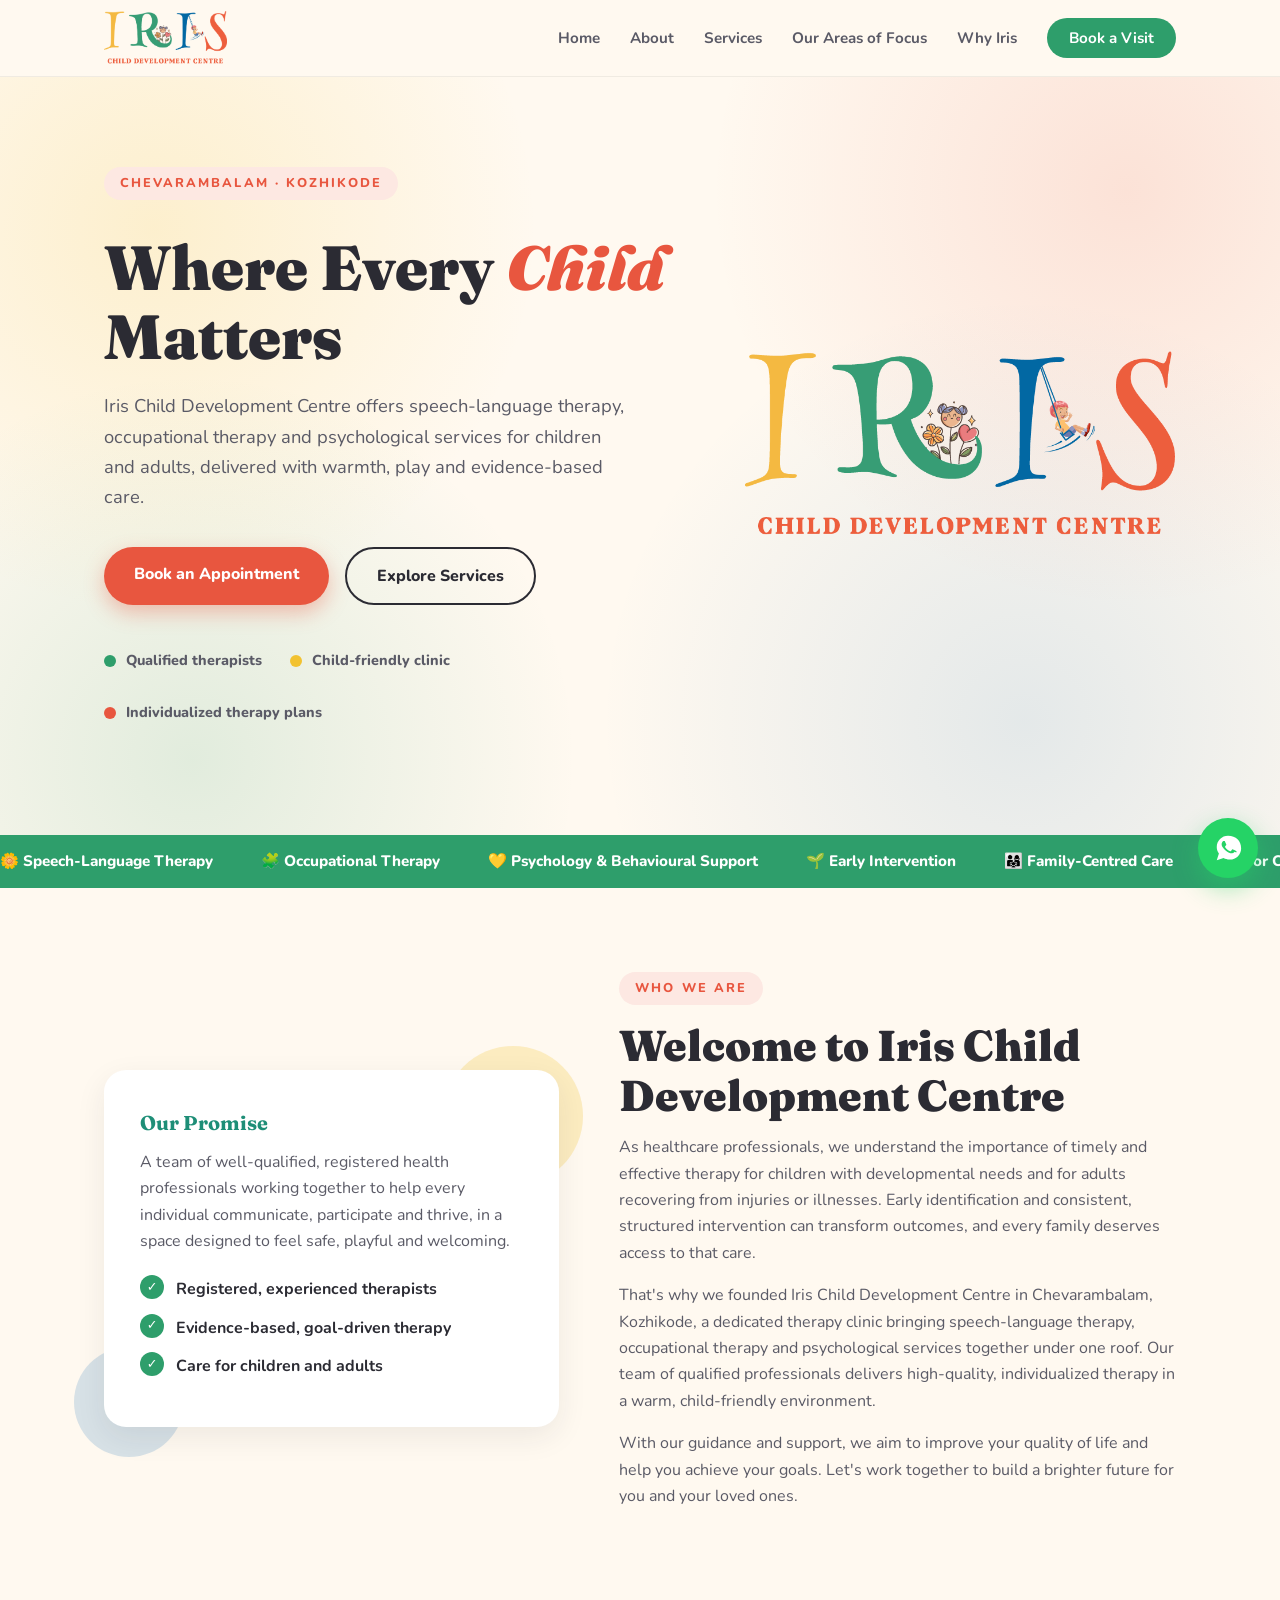
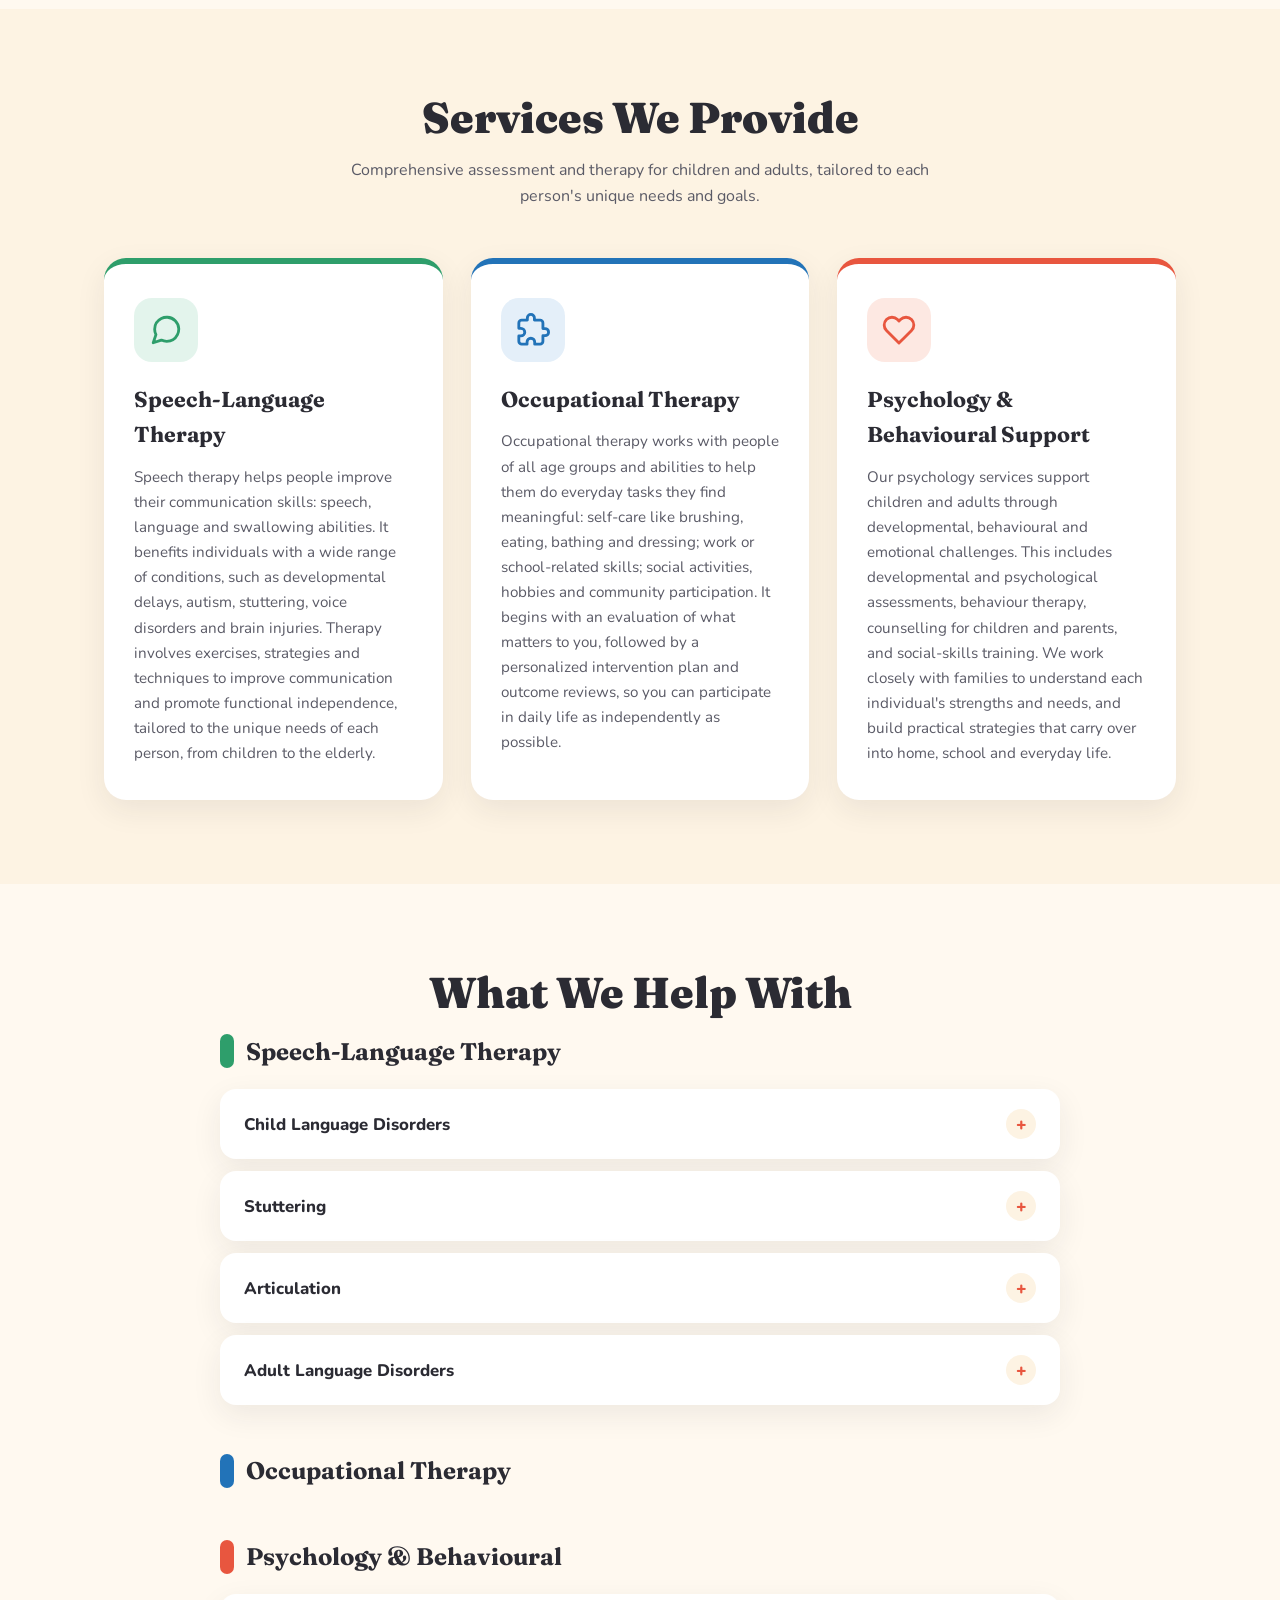
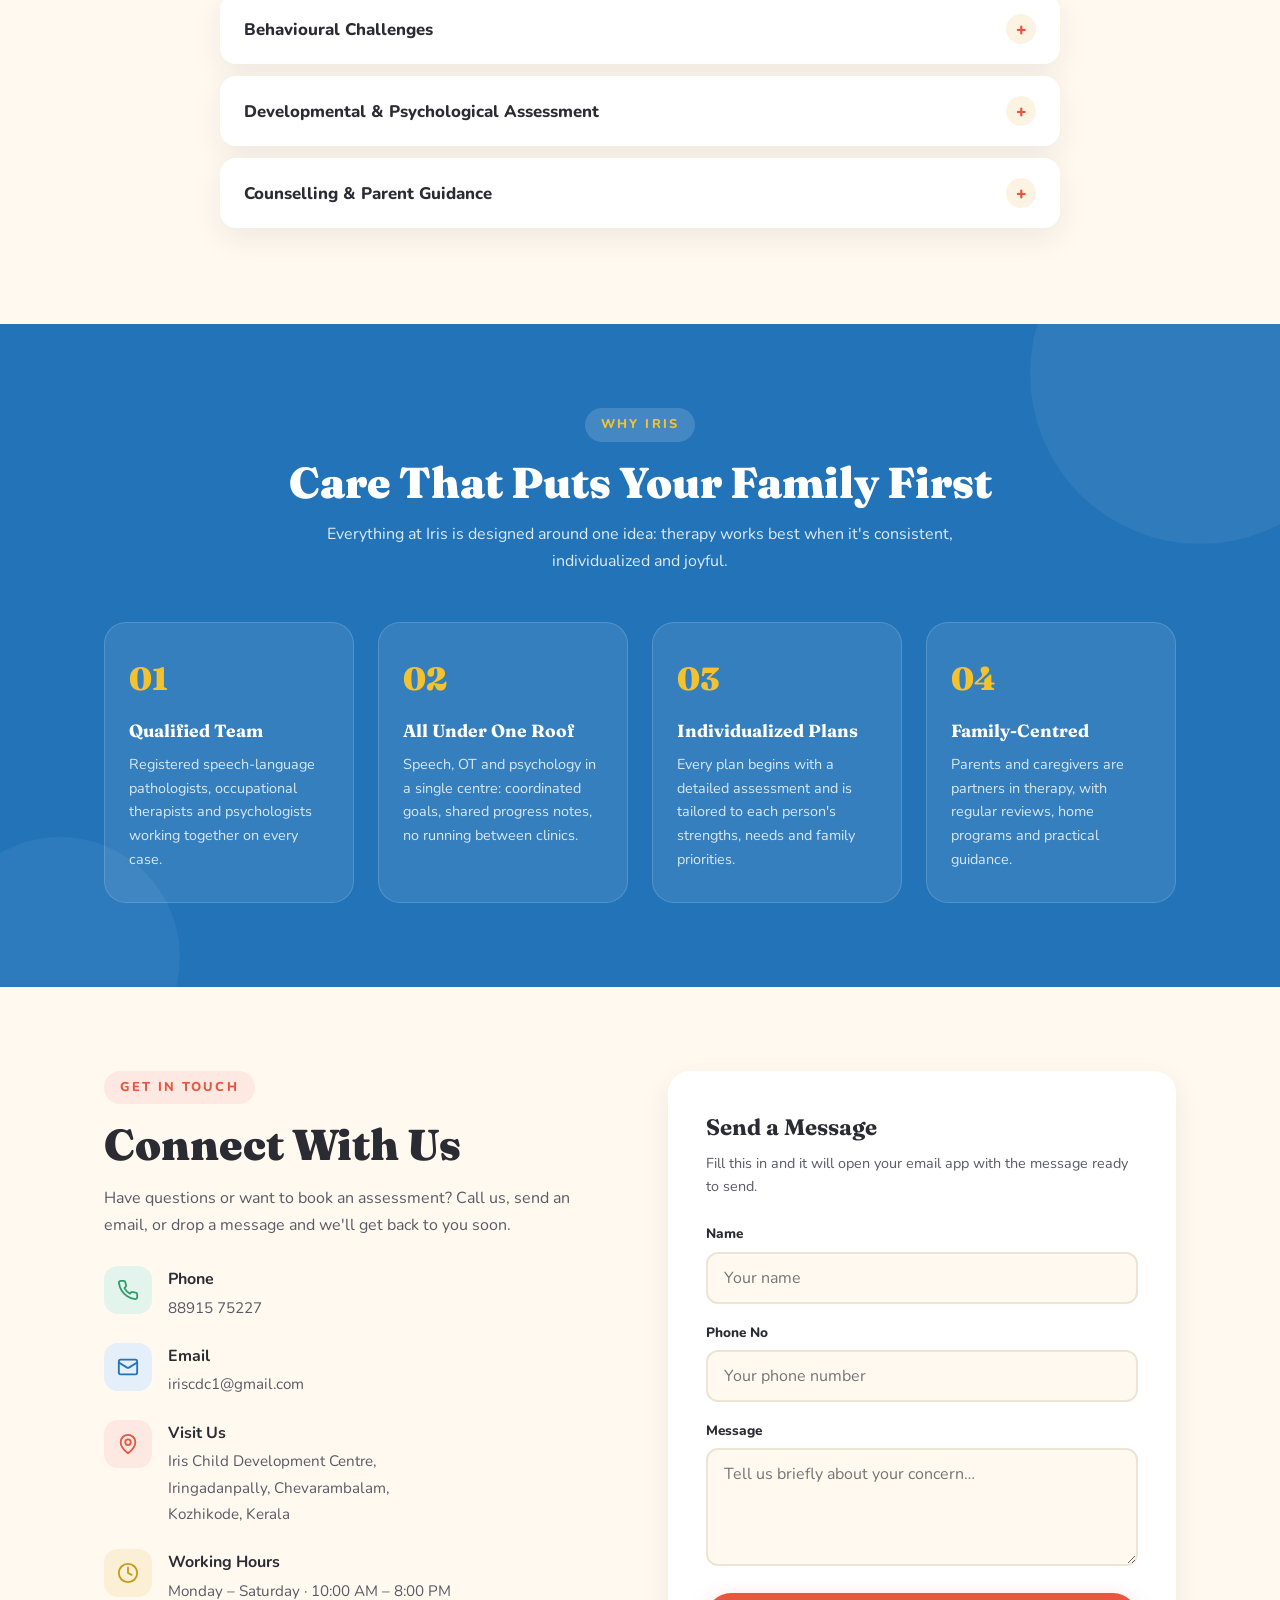
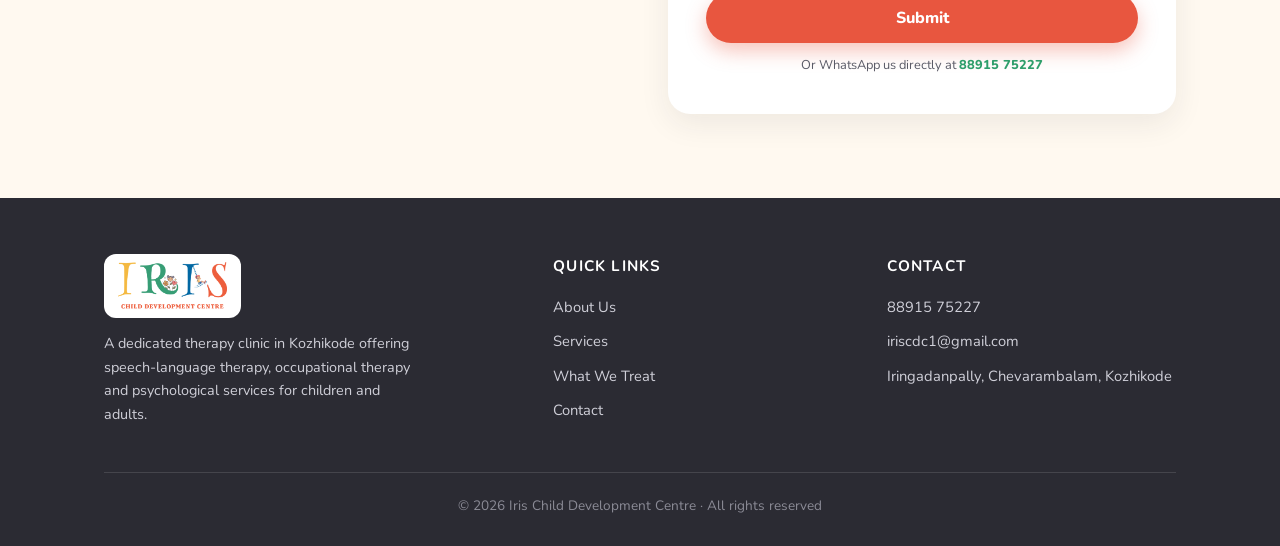
<file: index.html>
<!DOCTYPE html>
<html lang="en">
<head>
<meta charset="UTF-8">
<meta name="viewport" content="width=device-width, initial-scale=1.0">
<title>Iris Child Development Centre | Speech, Occupational &amp; Psychological Therapy | Kozhikode</title>
<meta name="description" content="Iris Child Development Centre, Chevarambalam, Kozhikode: speech-language therapy, occupational therapy and psychological services for children and adults.">
<link rel="icon" href="favicon.ico" sizes="48x48">
<link rel="icon" type="image/png" sizes="32x32" href="favicon-32.png">
<link rel="icon" type="image/png" sizes="16x16" href="favicon-16.png">
<link rel="apple-touch-icon" href="apple-touch-icon.png">
<link rel="preconnect" href="https://fonts.googleapis.com">
<link rel="preconnect" href="https://fonts.gstatic.com" crossorigin>
<link href="https://fonts.googleapis.com/css2?family=Fraunces:opsz,wght@9..144,400;9..144,600;9..144,700;9..144,900&amp;family=Nunito:wght@400;600;700;800&amp;display=swap" rel="stylesheet">
<style>
:root{
  --yellow:#F2C230;
  --green:#2E9E6B;
  --teal:#1E8E77;
  --blue:#2273B8;
  --coral:#E8563F;
  --pink:#F49BB4;
  --cream:#FFF9F0;
  --cream-2:#FDF3E3;
  --ink:#2B2B33;
  --ink-soft:#5A5A66;
  --radius:22px;
  --shadow:0 10px 30px rgba(43,43,51,.08);
  --serif:"Fraunces",Georgia,serif;
  --sans:"Nunito",system-ui,sans-serif;
}
*{margin:0;padding:0;box-sizing:border-box}
html{scroll-behavior:smooth}
body{font-family:var(--sans);color:var(--ink);background:var(--cream);line-height:1.65;overflow-x:hidden}
img{max-width:100%}
a{color:inherit;text-decoration:none}
h1,h2,h3{font-family:var(--serif)}
.wrap{max-width:1120px;margin:0 auto;padding:0 24px}
section{padding:84px 0}
.eyebrow{display:inline-block;font-weight:800;font-size:.8rem;letter-spacing:.16em;text-transform:uppercase;color:var(--coral);background:#FDE8E2;padding:6px 16px;border-radius:999px;margin-bottom:16px}
.sec-title{font-size:clamp(1.9rem,4vw,2.7rem);font-weight:900;line-height:1.15;margin-bottom:14px}
.sec-sub{color:var(--ink-soft);max-width:640px;margin:0 auto 48px}
.center{text-align:center}
.btn{display:inline-block;font-weight:800;font-family:var(--sans);border-radius:999px;padding:14px 30px;transition:.25s;border:none;cursor:pointer;font-size:1rem}
.btn-coral{background:var(--coral);color:#fff;box-shadow:0 8px 20px rgba(232,86,63,.35)}
.btn-coral:hover{background:#d3462f;transform:translateY(-2px)}
.btn-ghost{border:2px solid var(--ink);color:var(--ink)}
.btn-ghost:hover{background:var(--ink);color:#fff}

/* ---------- header ---------- */
header{position:sticky;top:0;z-index:100;background:rgba(255,249,240,.92);backdrop-filter:blur(10px);border-bottom:1px solid rgba(43,43,51,.07)}
.nav{display:flex;align-items:center;justify-content:space-between;height:76px}
.logo{display:flex;align-items:center;line-height:1}
.logo-img{height:54px;width:auto;display:block}
.logo-img-footer{height:64px;background:#fff;border-radius:12px;padding:8px 14px}
nav ul{display:flex;gap:30px;list-style:none;align-items:center}
nav a{font-weight:700;font-size:.95rem;color:var(--ink-soft);position:relative}
nav a:hover{color:var(--coral)}
nav a::after{content:"";position:absolute;left:0;bottom:-6px;width:0;height:3px;border-radius:3px;background:var(--coral);transition:.25s}
nav a:hover::after{width:100%}
.nav-cta{background:var(--green);color:#fff!important;padding:10px 22px;border-radius:999px}
.nav-cta:hover{background:var(--teal)}
.nav-cta::after{display:none}
.burger{display:none;background:none;border:none;cursor:pointer;padding:8px}
.burger span{display:block;width:26px;height:3px;background:var(--ink);margin:5px 0;border-radius:3px;transition:.3s}

/* ---------- hero ---------- */
.hero{position:relative;padding:90px 0 110px;overflow:hidden;background:
 radial-gradient(circle at 12% 20%, rgba(242,194,48,.18), transparent 30%),
 radial-gradient(circle at 88% 15%, rgba(232,86,63,.14), transparent 32%),
 radial-gradient(circle at 80% 85%, rgba(34,115,184,.12), transparent 35%),
 radial-gradient(circle at 15% 90%, rgba(46,158,107,.14), transparent 30%),
 var(--cream)}
.hero .wrap{display:grid;grid-template-columns:1.15fr .85fr;gap:56px;align-items:center}
.hero h1{font-size:clamp(2.4rem,5.4vw,3.9rem);font-weight:900;line-height:1.1;margin:18px 0 20px}
.hero h1 .hl{color:var(--coral);font-style:italic}
.hero p.lead{font-size:1.15rem;color:var(--ink-soft);max-width:520px;margin-bottom:34px}
.hero-btns{display:flex;gap:16px;flex-wrap:wrap}
.hero-art{position:relative;display:flex;justify-content:center}
.hero-logo{width:100%;max-width:430px;height:auto}
.float{animation:float 5s ease-in-out infinite}
.float.d1{animation-delay:1.2s}.float.d2{animation-delay:2.4s}
@keyframes float{0%,100%{transform:translateY(0)}50%{transform:translateY(-12px)}}
.hero-badges{display:flex;gap:28px;margin-top:44px;flex-wrap:wrap}
.badge{display:flex;align-items:center;gap:10px;font-weight:800;font-size:.9rem;color:var(--ink-soft)}
.badge .dot{width:12px;height:12px;border-radius:50%}

/* ---------- marquee strip ---------- */
.strip{background:var(--green);color:#fff;padding:14px 0;overflow:hidden}
.strip-inner{display:flex;gap:48px;white-space:nowrap;font-weight:800;font-size:.95rem;animation:scroll 28s linear infinite;width:max-content}
.strip-inner span{display:flex;align-items:center;gap:12px}
@keyframes scroll{from{transform:translateX(0)}to{transform:translateX(-50%)}}

/* ---------- about ---------- */
.about .wrap{display:grid;grid-template-columns:.9fr 1.1fr;gap:60px;align-items:center}
.about-art{position:relative}
.about-card{background:#fff;border-radius:var(--radius);box-shadow:var(--shadow);padding:36px;position:relative;z-index:2}
.about-card h3{font-size:1.25rem;margin-bottom:10px;color:var(--teal)}
.about-blob{position:absolute;inset:-24px -24px auto auto;width:140px;height:140px;border-radius:50%;background:var(--yellow);opacity:.25;z-index:1}
.about-blob.b2{inset:auto auto -30px -30px;background:var(--blue);width:110px;height:110px;opacity:.18}
.about p{color:var(--ink-soft);margin-bottom:16px}
.check-list{list-style:none;margin:22px 0 30px}
.check-list li{padding-left:36px;position:relative;margin-bottom:12px;font-weight:700}
.check-list li::before{content:"✓";position:absolute;left:0;top:-1px;width:24px;height:24px;border-radius:50%;background:var(--green);color:#fff;font-size:.8rem;display:flex;align-items:center;justify-content:center;font-weight:900}

/* ---------- services ---------- */
.services{background:var(--cream-2)}
.svc-grid{display:grid;grid-template-columns:repeat(3,1fr);gap:28px}
.svc{background:#fff;border-radius:var(--radius);box-shadow:var(--shadow);padding:34px 30px;display:flex;flex-direction:column;transition:.3s;border-top:6px solid transparent}
.svc:hover{transform:translateY(-8px)}
.svc.c-green{border-top-color:var(--green)}
.svc.c-blue{border-top-color:var(--blue)}
.svc.c-coral{border-top-color:var(--coral)}
.svc-icon{width:64px;height:64px;border-radius:18px;display:flex;align-items:center;justify-content:center;margin-bottom:20px}
.svc.c-green .svc-icon{background:#E3F4EC}
.svc.c-blue .svc-icon{background:#E4EFF9}
.svc.c-coral .svc-icon{background:#FDE8E2}
.svc h3{font-size:1.35rem;margin-bottom:12px}
.svc p{color:var(--ink-soft);font-size:.95rem;flex:1}
.svc-more{margin-top:18px;font-weight:800;font-size:.9rem;color:var(--coral)}

/* ---------- WhatsApp widget ---------- */
.wa-widget{position:fixed;right:22px;bottom:22px;z-index:200;display:flex;flex-direction:column;align-items:flex-end;gap:14px}
.wa-fab{width:60px;height:60px;border-radius:50%;background:#25D366;border:none;cursor:pointer;display:flex;align-items:center;justify-content:center;box-shadow:0 10px 26px rgba(37,211,102,.45);transition:.25s}
.wa-fab:hover{transform:scale(1.08)}
.wa-panel{display:none;width:320px;max-width:calc(100vw - 44px);background:#fff;border-radius:18px;box-shadow:0 18px 50px rgba(43,43,51,.25);overflow:hidden}
.wa-panel.open{display:block}
.wa-head{background:#075E54;color:#fff;padding:14px 16px;display:flex;align-items:center;gap:12px}
.wa-head .wa-avatar{width:40px;height:40px;border-radius:50%;background:#25D366;display:flex;align-items:center;justify-content:center;font-size:1.2rem}
.wa-head strong{display:block;font-size:.95rem;line-height:1.2}
.wa-head span{font-size:.72rem;opacity:.85}
.wa-close{margin-left:auto;background:none;border:none;color:#fff;font-size:1.5rem;cursor:pointer;line-height:1}
.wa-body{padding:16px;background:#ECE5DD}
.wa-bubble{background:#fff;border-radius:0 14px 14px 14px;padding:12px 14px;font-size:.9rem;margin-bottom:12px;box-shadow:0 2px 6px rgba(0,0,0,.08)}
.wa-body textarea{width:100%;border:none;border-radius:12px;padding:12px;font-family:var(--sans);font-size:.95rem;resize:none;margin-bottom:10px}
.wa-body textarea:focus{outline:2px solid #25D366}
.wa-send{width:100%;background:#25D366;color:#fff;box-shadow:none;padding:12px}
.wa-send:hover{background:#1EBE5A}

/* ---------- conditions accordions ---------- */
.conditions .acc-group{max-width:840px;margin:0 auto 46px}
.acc-group h3.group-title{font-size:1.5rem;margin-bottom:18px;display:flex;align-items:center;gap:12px}
.group-title .pill{width:14px;height:34px;border-radius:8px;display:inline-block}
.acc{background:#fff;border-radius:16px;box-shadow:var(--shadow);margin-bottom:12px;overflow:hidden}
.acc-head{width:100%;background:none;border:none;display:flex;justify-content:space-between;align-items:center;padding:20px 24px;cursor:pointer;font-family:var(--sans);font-weight:800;font-size:1.05rem;color:var(--ink);text-align:left}
.acc-head .plus{width:30px;height:30px;min-width:30px;border-radius:50%;background:var(--cream-2);display:flex;align-items:center;justify-content:center;font-weight:900;color:var(--coral);transition:.3s;font-size:1.1rem}
.acc.open .plus{transform:rotate(45deg);background:var(--coral);color:#fff}
.acc-body{max-height:0;overflow:hidden;transition:max-height .4s ease}
.acc-body p{padding:0 24px 22px;color:var(--ink-soft);font-size:.95rem}

/* ---------- why ---------- */
.why{background:var(--blue);color:#fff;position:relative;overflow:hidden}
.why::before{content:"";position:absolute;width:340px;height:340px;border-radius:50%;background:rgba(255,255,255,.06);top:-120px;right:-90px}
.why::after{content:"";position:absolute;width:240px;height:240px;border-radius:50%;background:rgba(255,255,255,.05);bottom:-90px;left:-60px}
.why .eyebrow{background:rgba(255,255,255,.15);color:var(--yellow)}
.why .sec-sub{color:rgba(255,255,255,.85)}
.why-grid{display:grid;grid-template-columns:repeat(4,1fr);gap:24px;position:relative;z-index:2}
.why-card{background:rgba(255,255,255,.09);border:1px solid rgba(255,255,255,.15);border-radius:var(--radius);padding:30px 24px;transition:.3s}
.why-card:hover{background:rgba(255,255,255,.16);transform:translateY(-6px)}
.why-card .num{font-family:var(--serif);font-weight:900;font-size:2rem;color:var(--yellow);display:block;margin-bottom:10px}
.why-card h3{font-size:1.1rem;margin-bottom:8px}
.why-card p{font-size:.9rem;color:rgba(255,255,255,.82)}

/* ---------- contact ---------- */
.contact .wrap{display:grid;grid-template-columns:1fr 1fr;gap:56px;align-items:start}
.c-info h2{margin-bottom:16px}
.c-info p{color:var(--ink-soft);margin-bottom:28px}
.c-item{display:flex;gap:16px;align-items:flex-start;margin-bottom:22px}
.c-item .ic{width:48px;height:48px;min-width:48px;border-radius:14px;display:flex;align-items:center;justify-content:center}
.c-item h4{font-size:1rem;margin-bottom:2px}
.c-item a,.c-item span.val{color:var(--ink-soft);font-size:.95rem}
.c-item a:hover{color:var(--coral)}
.form-card{background:#fff;border-radius:var(--radius);box-shadow:var(--shadow);padding:38px}
.form-card h3{font-size:1.4rem;margin-bottom:6px}
.form-card>p{color:var(--ink-soft);font-size:.9rem;margin-bottom:24px}
.field{margin-bottom:18px}
.field label{display:block;font-weight:800;font-size:.85rem;margin-bottom:6px}
.field input,.field textarea{width:100%;border:2px solid #EDE4D4;border-radius:12px;padding:13px 16px;font-family:var(--sans);font-size:1rem;background:var(--cream);transition:.2s;color:var(--ink)}
.field input:focus,.field textarea:focus{outline:none;border-color:var(--green);background:#fff}
.form-card .btn{width:100%}
.form-note{font-size:.8rem;color:var(--ink-soft);margin-top:12px;text-align:center}

/* ---------- footer ---------- */
footer{background:var(--ink);color:#CFCFD8;padding:56px 0 28px}
.f-grid{display:grid;grid-template-columns:1.4fr 1fr 1fr;gap:44px;margin-bottom:40px}
footer .logo .tag{color:var(--pink)}
footer p{font-size:.9rem;margin-top:14px;max-width:320px}
footer h4{color:#fff;font-family:var(--sans);font-size:.95rem;margin-bottom:16px;letter-spacing:.08em;text-transform:uppercase}
footer ul{list-style:none}
footer li{margin-bottom:10px;font-size:.92rem}
footer a:hover{color:var(--yellow)}
.f-bottom{border-top:1px solid rgba(255,255,255,.12);padding-top:22px;text-align:center;font-size:.85rem;color:#8B8B96}

/* ---------- reveal ---------- */
.reveal{opacity:0;transform:translateY(28px);transition:opacity .7s ease,transform .7s ease}
.reveal.show{opacity:1;transform:none}

/* ---------- responsive ---------- */
@media(max-width:920px){
  .hero .wrap,.about .wrap,.contact .wrap{grid-template-columns:1fr}
  .hero-art{order:-1}
  .hero-logo{max-width:300px}
  .svc-grid{grid-template-columns:1fr}
  .why-grid{grid-template-columns:repeat(2,1fr)}
  .f-grid{grid-template-columns:1fr 1fr}
  nav ul{position:fixed;inset:76px 0 auto 0;background:var(--cream);flex-direction:column;padding:28px;gap:20px;box-shadow:0 20px 30px rgba(0,0,0,.08);transform:translateY(-140%);transition:.35s;z-index:99}
  nav ul.open{transform:none}
  .burger{display:block}
}
@media(max-width:560px){
  section{padding:60px 0}
  .why-grid,.f-grid{grid-template-columns:1fr}
  .hero{padding:56px 0 70px}
}
</style>
</head>
<body>

<header>
  <div class="wrap nav">
    <a href="#home" class="logo" aria-label="Iris Child Development Centre">
      <img src="logo.png" alt="IRIS Child Development Centre" class="logo-img">
    </a>
    <nav>
      <ul id="menu">
        <li><a href="#home">Home</a></li>
        <li><a href="#about">About</a></li>
        <li><a href="#services">Services</a></li>
        <li><a href="#conditions">Our Areas of Focus</a></li>
        <li><a href="#why">Why Iris</a></li>
        <li><a href="#contact" class="nav-cta">Book a Visit</a></li>
      </ul>
    </nav>
    <button class="burger" id="burger" aria-label="Menu"><span></span><span></span><span></span></button>
  </div>
</header>

<!-- HERO -->
<section class="hero" id="home">
  <div class="wrap">
    <div>
      <span class="eyebrow">Chevarambalam · Kozhikode</span>
      <h1>Where Every <span class="hl">Child</span> Matters</h1>
      <p class="lead">Iris Child Development Centre offers speech-language therapy, occupational therapy and psychological services for children and adults, delivered with warmth, play and evidence-based care.</p>
      <div class="hero-btns">
        <a href="#contact" class="btn btn-coral">Book an Appointment</a>
        <a href="#services" class="btn btn-ghost">Explore Services</a>
      </div>
      <div class="hero-badges">
        <div class="badge"><span class="dot" style="background:var(--green)"></span>Qualified therapists</div>
        <div class="badge"><span class="dot" style="background:var(--yellow)"></span>Child-friendly clinic</div>
        <div class="badge"><span class="dot" style="background:var(--coral)"></span>Individualized therapy plans</div>
      </div>
    </div>
    <div class="hero-art">
      <img src="logo.png" alt="IRIS Child Development Centre logo" class="hero-logo float">
    </div>
  </div>
</section>

<!-- STRIP -->
<div class="strip" aria-hidden="true">
  <div class="strip-inner" id="strip">
    <span>🌼 Speech-Language Therapy</span><span>🧩 Occupational Therapy</span><span>💛 Psychology &amp; Behavioural Support</span><span>🌱 Early Intervention</span><span>👨‍👩‍👧 Family-Centred Care</span><span>🎈 For Children & Adults</span>
  </div>
</div>

<!-- ABOUT -->
<section class="about" id="about">
  <div class="wrap">
    <div class="about-art reveal">
      <div class="about-blob"></div>
      <div class="about-blob b2"></div>
      <div class="about-card">
        <h3>Our Promise</h3>
        <p style="color:var(--ink-soft)">A team of well-qualified, registered health professionals working together to help every individual communicate, participate and thrive, in a space designed to feel safe, playful and welcoming.</p>
        <ul class="check-list" style="margin-bottom:0">
          <li>Registered, experienced therapists</li>
          <li>Evidence-based, goal-driven therapy</li>
          <li>Care for children and adults</li>
        </ul>
      </div>
    </div>
    <div class="reveal">
      <span class="eyebrow">Who We Are</span>
      <h2 class="sec-title">Welcome to Iris Child Development Centre</h2>
      <p>As healthcare professionals, we understand the importance of timely and effective therapy for children with developmental needs and for adults recovering from injuries or illnesses. Early identification and consistent, structured intervention can transform outcomes, and every family deserves access to that care.</p>
      <p>That's why we founded Iris Child Development Centre in Chevarambalam, Kozhikode, a dedicated therapy clinic bringing speech-language therapy, occupational therapy and psychological services together under one roof. Our team of qualified professionals delivers high-quality, individualized therapy in a warm, child-friendly environment.</p>
      <p>With our guidance and support, we aim to improve your quality of life and help you achieve your goals. Let's work together to build a brighter future for you and your loved ones.</p>
    </div>
  </div>
</section>

<!-- SERVICES -->
<section class="services" id="services">
  <div class="wrap center">
    <h2 class="sec-title">Services We Provide</h2>
    <p class="sec-sub">Comprehensive assessment and therapy for children and adults, tailored to each person's unique needs and goals.</p>
    <div class="svc-grid" style="text-align:left">
      <div class="svc c-green reveal">
        <div class="svc-icon">
          <svg width="34" height="34" viewBox="0 0 24 24" fill="none" stroke="#2E9E6B" stroke-width="2" stroke-linecap="round" stroke-linejoin="round"><path d="M21 11.5a8.38 8.38 0 0 1-.9 3.8 8.5 8.5 0 0 1-7.6 4.7 8.38 8.38 0 0 1-3.8-.9L3 21l1.9-5.7a8.38 8.38 0 0 1-.9-3.8 8.5 8.5 0 0 1 4.7-7.6 8.38 8.38 0 0 1 3.8-.9h.5a8.48 8.48 0 0 1 8 8v.5z"/></svg>
        </div>
        <h3>Speech-Language Therapy</h3>
        <p>Speech therapy helps people improve their communication skills: speech, language and swallowing abilities. It benefits individuals with a wide range of conditions, such as developmental delays, autism, stuttering, voice disorders and brain injuries. Therapy involves exercises, strategies and techniques to improve communication and promote functional independence, tailored to the unique needs of each person, from children to the elderly.</p>
      </div>
      <div class="svc c-blue reveal">
        <div class="svc-icon">
          <svg width="34" height="34" viewBox="0 0 24 24" fill="none" stroke="#2273B8" stroke-width="2" stroke-linecap="round" stroke-linejoin="round"><path d="M20.5 11H19V7a2 2 0 0 0-2-2h-4V3.5a2.5 2.5 0 0 0-5 0V5H4a2 2 0 0 0-2 2v3.8h1.5a2.7 2.7 0 0 1 0 5.4H2V20a2 2 0 0 0 2 2h3.8v-1.5a2.7 2.7 0 0 1 5.4 0V22H17a2 2 0 0 0 2-2v-4h1.5a2.5 2.5 0 0 0 0-5z"/></svg>
        </div>
        <h3>Occupational Therapy</h3>
        <p>Occupational therapy works with people of all age groups and abilities to help them do everyday tasks they find meaningful: self-care like brushing, eating, bathing and dressing; work or school-related skills; social activities, hobbies and community participation. It begins with an evaluation of what matters to you, followed by a personalized intervention plan and outcome reviews, so you can participate in daily life as independently as possible.</p>
      </div>
      <div class="svc c-coral reveal">
        <div class="svc-icon">
          <svg width="34" height="34" viewBox="0 0 24 24" fill="none" stroke="#E8563F" stroke-width="2" stroke-linecap="round" stroke-linejoin="round"><path d="M20.84 4.61a5.5 5.5 0 0 0-7.78 0L12 5.67l-1.06-1.06a5.5 5.5 0 0 0-7.78 7.78l1.06 1.06L12 21.23l7.78-7.78 1.06-1.06a5.5 5.5 0 0 0 0-7.78z"/></svg>
        </div>
        <h3>Psychology &amp; Behavioural Support</h3>
        <p>Our psychology services support children and adults through developmental, behavioural and emotional challenges. This includes developmental and psychological assessments, behaviour therapy, counselling for children and parents, and social-skills training. We work closely with families to understand each individual's strengths and needs, and build practical strategies that carry over into home, school and everyday life.</p>
      </div>
    </div>
  </div>
</section>

<!-- CONDITIONS -->
<section class="conditions" id="conditions">
  <div class="wrap">
    <div class="center">
      <h2 class="sec-title">What We Help With</h2>
    </div>

    <div class="acc-group reveal">
      <h3 class="group-title"><span class="pill" style="background:var(--green)"></span>Speech-Language Therapy</h3>
      <div class="acc">
        <button class="acc-head">Child Language Disorders<span class="plus">+</span></button>
        <div class="acc-body"><p>Child language disorders affect how a child understands language and expresses themselves — vocabulary, sentence building, following instructions and holding conversations. They can appear as delayed first words, difficulty combining words, or trouble understanding what is said. Therapy begins with a detailed assessment of your child's strengths and needs, followed by a play-based, individualized plan that builds comprehension and expression step by step, with parents involved at every stage.</p></div>
      </div>
      <div class="acc">
        <button class="acc-head">Stuttering<span class="plus">+</span></button>
        <div class="acc-body"><p>Stuttering is a fluency disorder in which the flow of speech is interrupted by repetitions of sounds or words, prolongations, or blocks where no sound comes out. It often begins in early childhood and can affect confidence in speaking situations. Therapy teaches fluency-shaping and stuttering-modification techniques, builds speaking confidence, and guides parents on how to support smooth, relaxed communication at home and school.</p></div>
      </div>
      <div class="acc">
        <button class="acc-head">Articulation<span class="plus">+</span></button>
        <div class="acc-body"><p>Articulation difficulties make speech sounds unclear — sounds may be substituted, left out or distorted (for example "wabbit" for "rabbit"), making the child hard to understand. Therapy identifies the specific sound errors, then works through structured, engaging practice from single sounds up to words, sentences and everyday conversation, so speech becomes clearer and easier for everyone to understand.</p></div>
      </div>
      <div class="acc">
        <button class="acc-head">Adult Language Disorders<span class="plus">+</span></button>
        <div class="acc-body"><p>Adult language disorders such as aphasia and dysarthria usually follow a stroke, head injury or neurological condition. Aphasia affects the ability to understand and express language — speaking, comprehension, reading and writing — while dysarthria is a motor speech disorder in which weak or poorly coordinated speech muscles cause slurred or unclear speech. Therapy focuses on regaining language and speech clarity, teaching alternative communication strategies, and helping family members communicate effectively.</p></div>
      </div>
    </div>

    <div class="acc-group reveal">
      <h3 class="group-title"><span class="pill" style="background:var(--blue)"></span>Occupational Therapy</h3>
    </div>

    <div class="acc-group reveal" style="margin-bottom:0">
      <h3 class="group-title"><span class="pill" style="background:var(--coral)"></span>Psychology &amp; Behavioural</h3>
      <div class="acc">
        <button class="acc-head">Behavioural Challenges<span class="plus">+</span></button>
        <div class="acc-body"><p>Tantrums, aggression, attention difficulties and other challenging behaviours often have identifiable triggers and patterns. Through structured behaviour therapy, we help children build self-regulation and positive behaviours, while equipping parents with consistent, practical strategies for home and school.</p></div>
      </div>
      <div class="acc">
        <button class="acc-head">Developmental &amp; Psychological Assessment<span class="plus">+</span></button>
        <div class="acc-body"><p>Standardized assessments help understand a child's developmental level, cognitive abilities, attention and social-emotional functioning. A clear assessment guides diagnosis, therapy planning and school support, and gives families a roadmap for the way forward.</p></div>
      </div>
      <div class="acc">
        <button class="acc-head">Counselling &amp; Parent Guidance<span class="plus">+</span></button>
        <div class="acc-body"><p>We offer supportive counselling for children, adolescents, adults and parents, covering emotional difficulties, anxiety, school-related stress and parenting concerns. Family involvement is central to everything we do, so therapy gains carry over into daily life.</p></div>
      </div>
    </div>
  </div>
</section>

<!-- WHY -->
<section class="why" id="why">
  <div class="wrap center">
    <span class="eyebrow">Why Iris</span>
    <h2 class="sec-title">Care That Puts Your Family First</h2>
    <p class="sec-sub">Everything at Iris is designed around one idea: therapy works best when it's consistent, individualized and joyful.</p>
    <div class="why-grid" style="text-align:left">
      <div class="why-card reveal"><span class="num">01</span><h3>Qualified Team</h3><p>Registered speech-language pathologists, occupational therapists and psychologists working together on every case.</p></div>
      <div class="why-card reveal"><span class="num">02</span><h3>All Under One Roof</h3><p>Speech, OT and psychology in a single centre: coordinated goals, shared progress notes, no running between clinics.</p></div>
      <div class="why-card reveal"><span class="num">03</span><h3>Individualized Plans</h3><p>Every plan begins with a detailed assessment and is tailored to each person's strengths, needs and family priorities.</p></div>
      <div class="why-card reveal"><span class="num">04</span><h3>Family-Centred</h3><p>Parents and caregivers are partners in therapy, with regular reviews, home programs and practical guidance.</p></div>
    </div>
  </div>
</section>

<!-- CONTACT -->
<section class="contact" id="contact">
  <div class="wrap">
    <div class="c-info reveal">
      <span class="eyebrow">Get In Touch</span>
      <h2 class="sec-title">Connect With Us</h2>
      <p>Have questions or want to book an assessment? Call us, send an email, or drop a message and we'll get back to you soon.</p>
      <div class="c-item">
        <div class="ic" style="background:#E3F4EC"><svg width="22" height="22" viewBox="0 0 24 24" fill="none" stroke="#2E9E6B" stroke-width="2" stroke-linecap="round" stroke-linejoin="round"><path d="M22 16.92v3a2 2 0 0 1-2.18 2 19.79 19.79 0 0 1-8.63-3.07 19.5 19.5 0 0 1-6-6 19.79 19.79 0 0 1-3.07-8.67A2 2 0 0 1 4.11 2h3a2 2 0 0 1 2 1.72c.127.96.361 1.903.7 2.81a2 2 0 0 1-.45 2.11L8.09 9.91a16 16 0 0 0 6 6l1.27-1.27a2 2 0 0 1 2.11-.45c.907.339 1.85.573 2.81.7A2 2 0 0 1 22 16.92z"/></svg></div>
        <div><h4>Phone</h4><a href="tel:+918891575227">88915 75227</a></div>
      </div>
      <div class="c-item">
        <div class="ic" style="background:#E4EFF9"><svg width="22" height="22" viewBox="0 0 24 24" fill="none" stroke="#2273B8" stroke-width="2" stroke-linecap="round" stroke-linejoin="round"><rect x="2" y="4" width="20" height="16" rx="2"/><path d="m22 7-8.97 5.7a1.94 1.94 0 0 1-2.06 0L2 7"/></svg></div>
        <div><h4>Email</h4><a href="mailto:iriscdc1@gmail.com">iriscdc1@gmail.com</a></div>
      </div>
      <div class="c-item">
        <div class="ic" style="background:#FDE8E2"><svg width="22" height="22" viewBox="0 0 24 24" fill="none" stroke="#E8563F" stroke-width="2" stroke-linecap="round" stroke-linejoin="round"><path d="M20 10c0 6-8 12-8 12s-8-6-8-12a8 8 0 0 1 16 0z"/><circle cx="12" cy="10" r="3"/></svg></div>
        <div><h4>Visit Us</h4><span class="val">Iris Child Development Centre,<br>Iringadanpally, Chevarambalam,<br>Kozhikode, Kerala</span></div>
      </div>
      <div class="c-item">
        <div class="ic" style="background:#FBF0D6"><svg width="22" height="22" viewBox="0 0 24 24" fill="none" stroke="#C79A18" stroke-width="2" stroke-linecap="round" stroke-linejoin="round"><circle cx="12" cy="12" r="10"/><polyline points="12 6 12 12 16 14"/></svg></div>
        <div><h4>Working Hours</h4><span class="val">Monday – Saturday · 10:00 AM – 8:00 PM</span></div>
      </div>
    </div>
    <div class="form-card reveal">
      <h3>Send a Message</h3>
      <p>Fill this in and it will open your email app with the message ready to send.</p>
      <form id="cform">
        <div class="field"><label for="fname">Name</label><input id="fname" type="text" required placeholder="Your name"></div>
        <div class="field"><label for="fphone">Phone No</label><input id="fphone" type="tel" required placeholder="Your phone number"></div>
        <div class="field"><label for="fmsg">Message</label><textarea id="fmsg" rows="4" required placeholder="Tell us briefly about your concern…"></textarea></div>
        <button type="submit" class="btn btn-coral">Submit</button>
        <p class="form-note">Or WhatsApp us directly at <a href="https://wa.me/918891575227" style="font-weight:800;color:var(--green)">88915 75227</a></p>
      </form>
    </div>
  </div>
</section>

<footer>
  <div class="wrap">
    <div class="f-grid">
      <div>
        <a href="#home" class="logo">
          <img src="logo.png" alt="IRIS Child Development Centre" class="logo-img logo-img-footer">
        </a>
        <p>A dedicated therapy clinic in Kozhikode offering speech-language therapy, occupational therapy and psychological services for children and adults.</p>
      </div>
      <div>
        <h4>Quick Links</h4>
        <ul>
          <li><a href="#about">About Us</a></li>
          <li><a href="#services">Services</a></li>
          <li><a href="#conditions">What We Treat</a></li>
          <li><a href="#contact">Contact</a></li>
        </ul>
      </div>
      <div>
        <h4>Contact</h4>
        <ul>
          <li><a href="tel:+918891575227">88915 75227</a></li>
          <li><a href="mailto:iriscdc1@gmail.com">iriscdc1@gmail.com</a></li>
          <li>Iringadanpally, Chevarambalam, Kozhikode</li>
        </ul>
      </div>
    </div>
    <div class="f-bottom">© 2026 Iris Child Development Centre · All rights reserved</div>
  </div>
</footer>

<!-- WhatsApp chat widget -->
<div class="wa-widget">
  <div class="wa-panel" id="waPanel" role="dialog" aria-label="Chat with us on WhatsApp">
    <div class="wa-head">
      <div class="wa-avatar">💬</div>
      <div>
        <strong>Iris Child Development Centre</strong>
        <span>Typically replies during working hours</span>
      </div>
      <button class="wa-close" id="waClose" aria-label="Close chat">×</button>
    </div>
    <div class="wa-body">
      <div class="wa-bubble">Hi! 👋 How can we help you? Type your message below and it will reach us directly on WhatsApp.</div>
      <textarea id="waMsg" rows="3" placeholder="Type your message…"></textarea>
      <button class="btn wa-send" id="waSend">Send on WhatsApp</button>
    </div>
  </div>
  <button class="wa-fab" id="waFab" aria-label="Chat on WhatsApp">
    <svg viewBox="0 0 32 32" width="30" height="30" fill="#fff"><path d="M16 3C9.4 3 4 8.3 4 14.9c0 2.6.8 5 2.3 7L4 29l7.3-2.3c1.9 1 4 1.6 6.2 1.6h.5c6.6 0 12-5.3 12-11.9C30 8.3 24.6 3 16 3h0zm7 16.9c-.3.8-1.5 1.5-2.4 1.7-.6.1-1.4.2-4.1-.9-3.5-1.4-5.7-4.9-5.9-5.2-.2-.2-1.4-1.9-1.4-3.6 0-1.7.9-2.5 1.2-2.9.3-.3.7-.4 1-.4h.7c.2 0 .5-.1.8.6.3.8 1.1 2.6 1.2 2.8.1.2.2.4 0 .7-.1.2-.2.4-.4.6l-.6.7c-.2.2-.4.4-.2.8.2.4 1 1.7 2.2 2.7 1.5 1.3 2.8 1.7 3.2 1.9.4.2.6.2.9-.1.2-.3 1-1.2 1.3-1.6.3-.4.5-.3.9-.2.4.1 2.4 1.1 2.8 1.3.4.2.7.3.8.5.1.2.1 1-.2 1.6z"/></svg>
  </button>
</div>

<script>
// mobile menu
const burger=document.getElementById('burger'),menu=document.getElementById('menu');
burger.addEventListener('click',()=>menu.classList.toggle('open'));
menu.querySelectorAll('a').forEach(a=>a.addEventListener('click',()=>menu.classList.remove('open')));

// marquee duplicate
const strip=document.getElementById('strip');
strip.innerHTML+=strip.innerHTML;

// accordions
document.querySelectorAll('.acc-head').forEach(btn=>{
  btn.addEventListener('click',()=>{
    const acc=btn.parentElement,body=acc.querySelector('.acc-body'),open=acc.classList.contains('open');
    acc.parentElement.querySelectorAll('.acc.open').forEach(o=>{o.classList.remove('open');o.querySelector('.acc-body').style.maxHeight=null;});
    if(!open){acc.classList.add('open');body.style.maxHeight=body.scrollHeight+'px';}
  });
});

// reveal on scroll (with fallback)
if('IntersectionObserver' in window){
  const io=new IntersectionObserver(es=>es.forEach(e=>{if(e.isIntersecting){e.target.classList.add('show');io.unobserve(e.target);}}),{threshold:.12});
  document.querySelectorAll('.reveal').forEach(el=>io.observe(el));
}else{
  document.querySelectorAll('.reveal').forEach(el=>el.classList.add('show'));
}

// WhatsApp widget
const waFab=document.getElementById('waFab'),waPanel=document.getElementById('waPanel'),waClose=document.getElementById('waClose'),waSend=document.getElementById('waSend'),waMsg=document.getElementById('waMsg');
waFab.addEventListener('click',()=>waPanel.classList.toggle('open'));
waClose.addEventListener('click',()=>waPanel.classList.remove('open'));
waSend.addEventListener('click',()=>{
  const t=waMsg.value.trim();
  window.open('https://wa.me/918891575227'+(t?'?text='+encodeURIComponent(t):''),'_blank');
});

// contact form -> mailto
document.getElementById('cform').addEventListener('submit',e=>{
  e.preventDefault();
  const n=document.getElementById('fname').value,p=document.getElementById('fphone').value,m=document.getElementById('fmsg').value;
  location.href='mailto:iriscdc1@gmail.com?subject='+encodeURIComponent('Website enquiry from '+n)+'&body='+encodeURIComponent('Name: '+n+'\nPhone: '+p+'\n\n'+m);
});
</script>
</body>
</html>
</file>
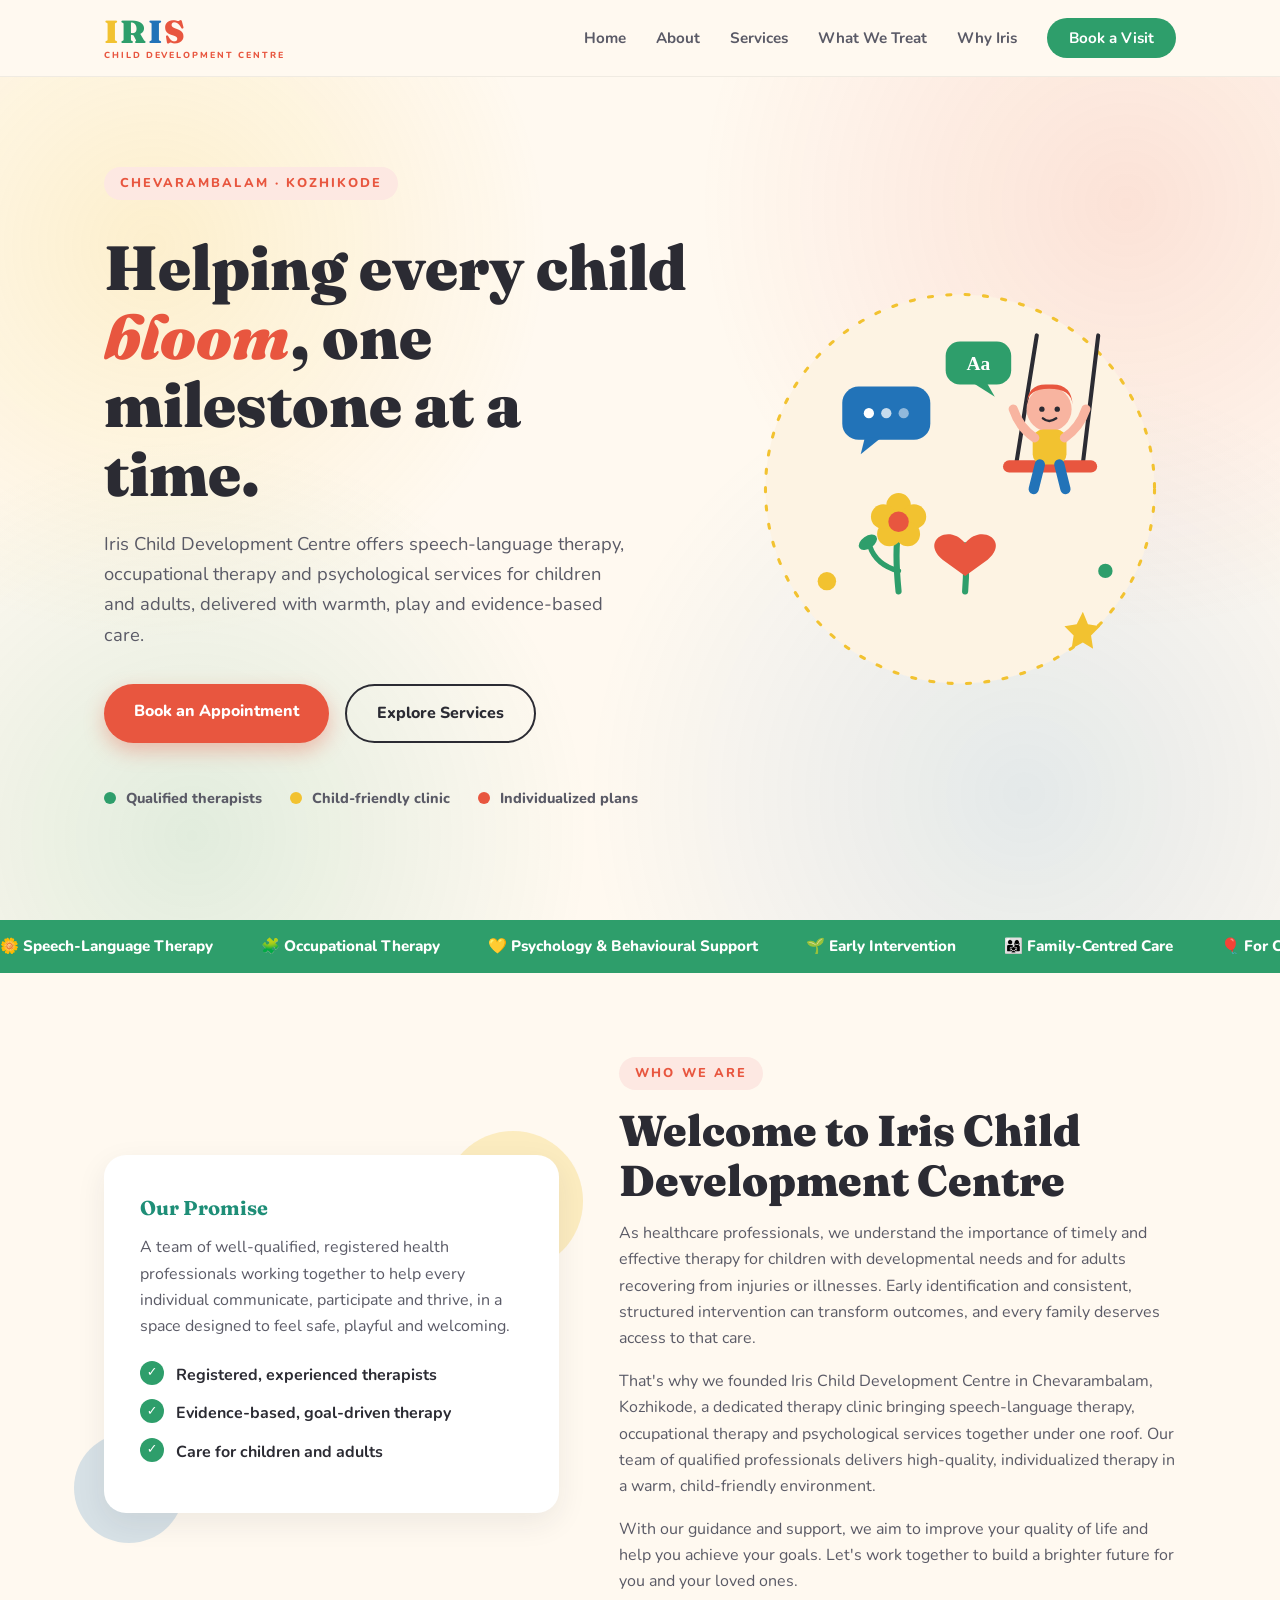
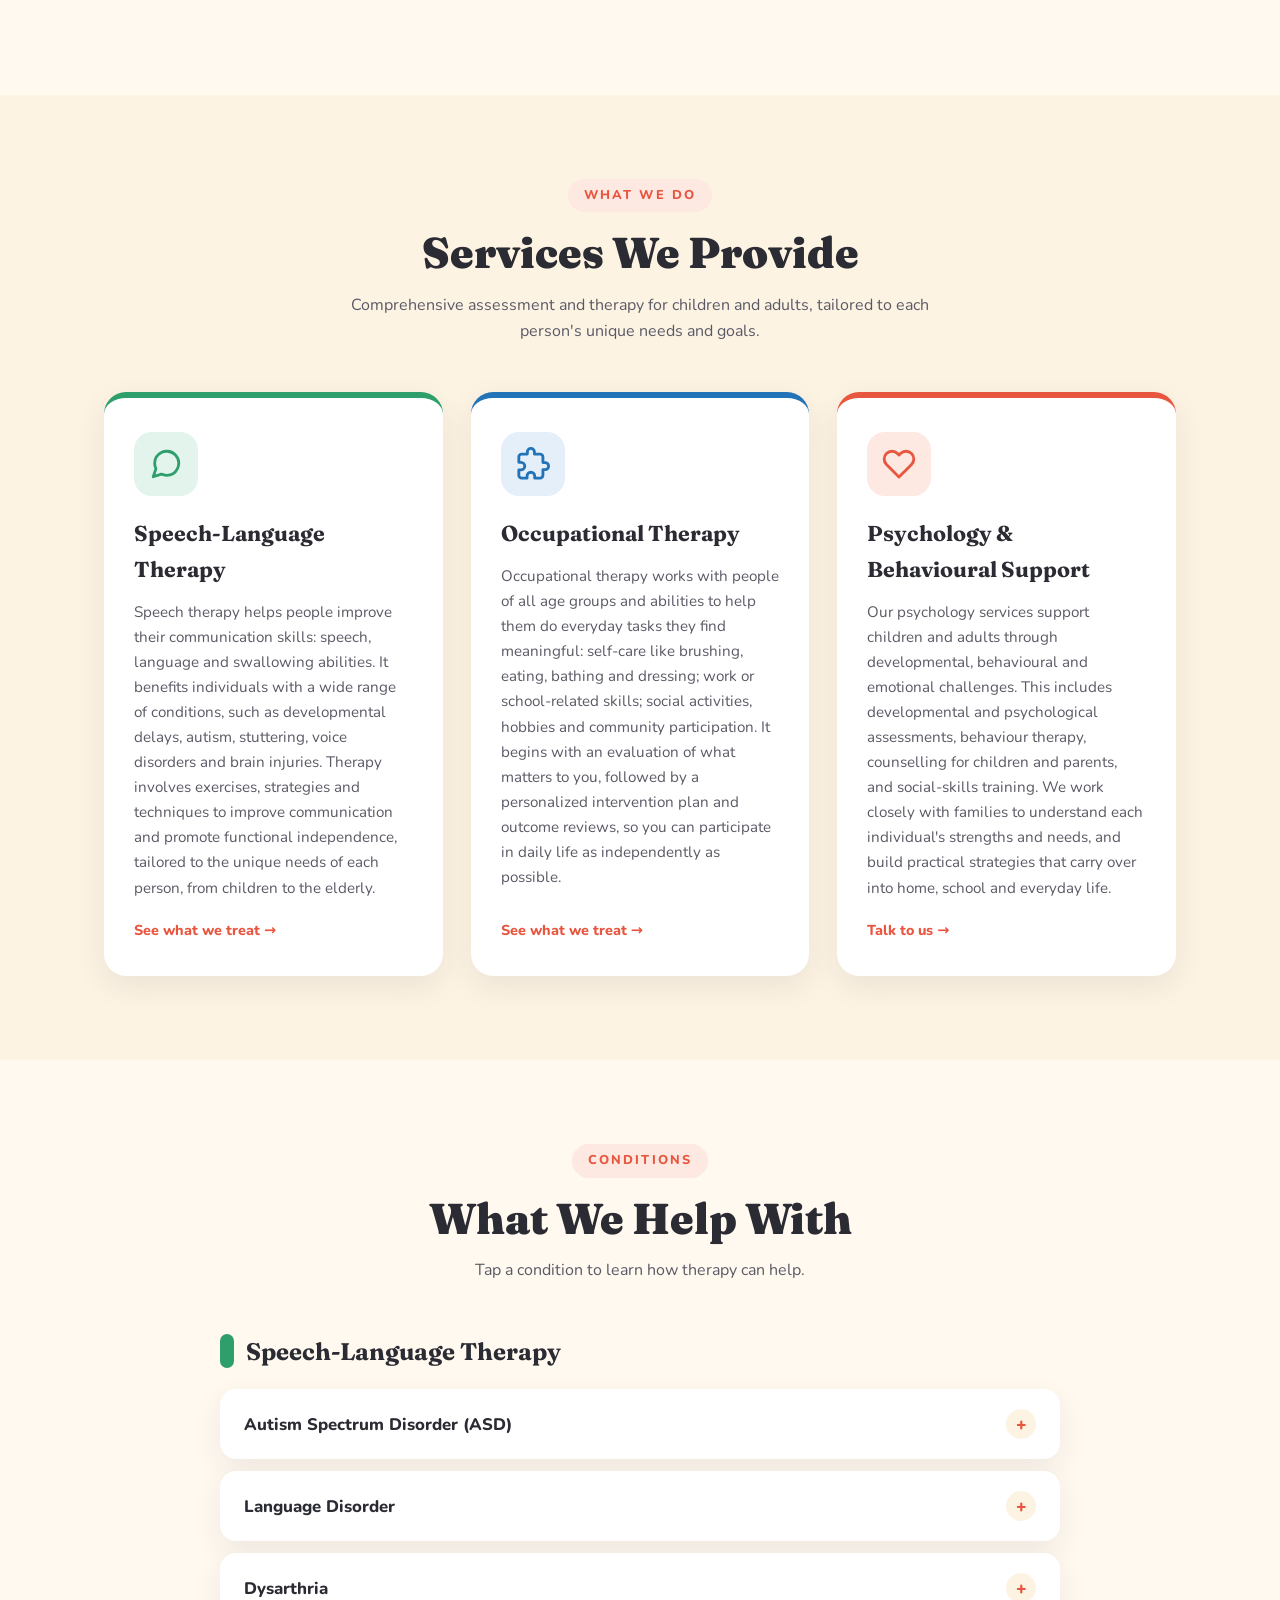
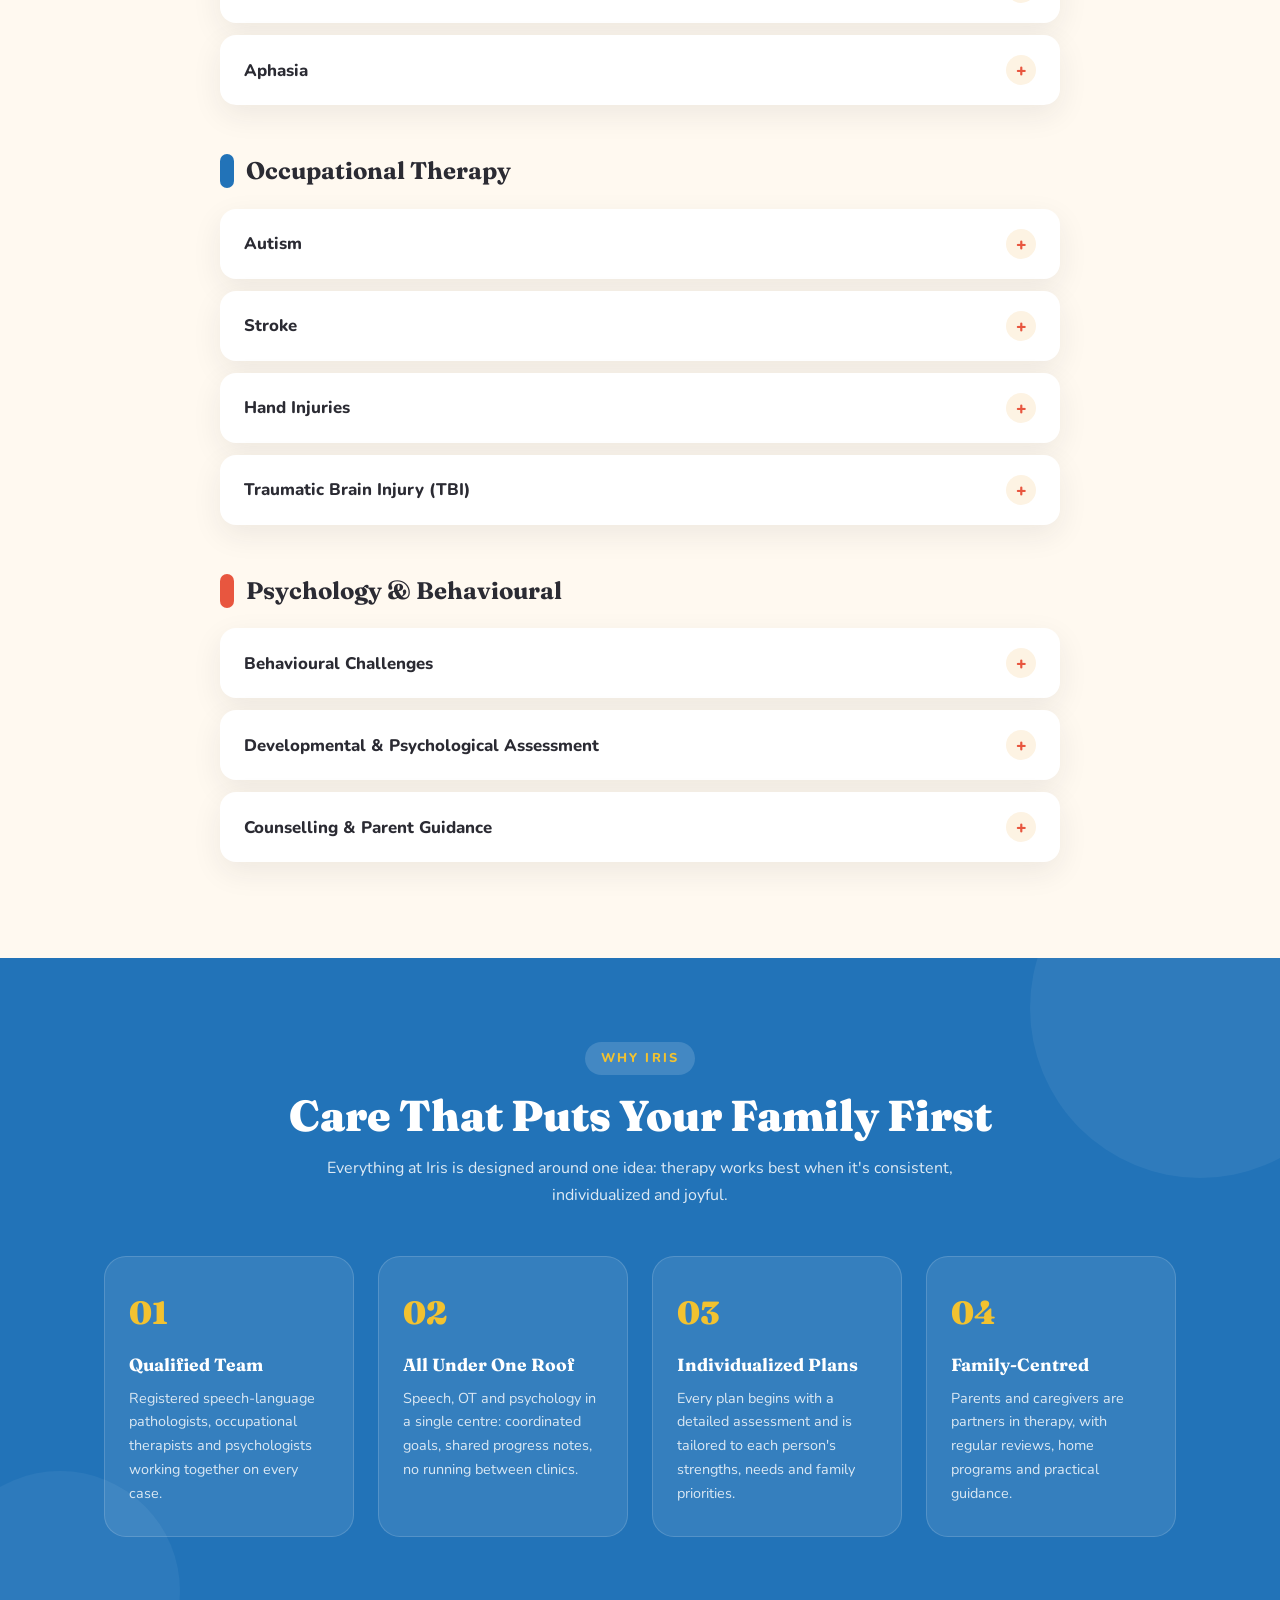
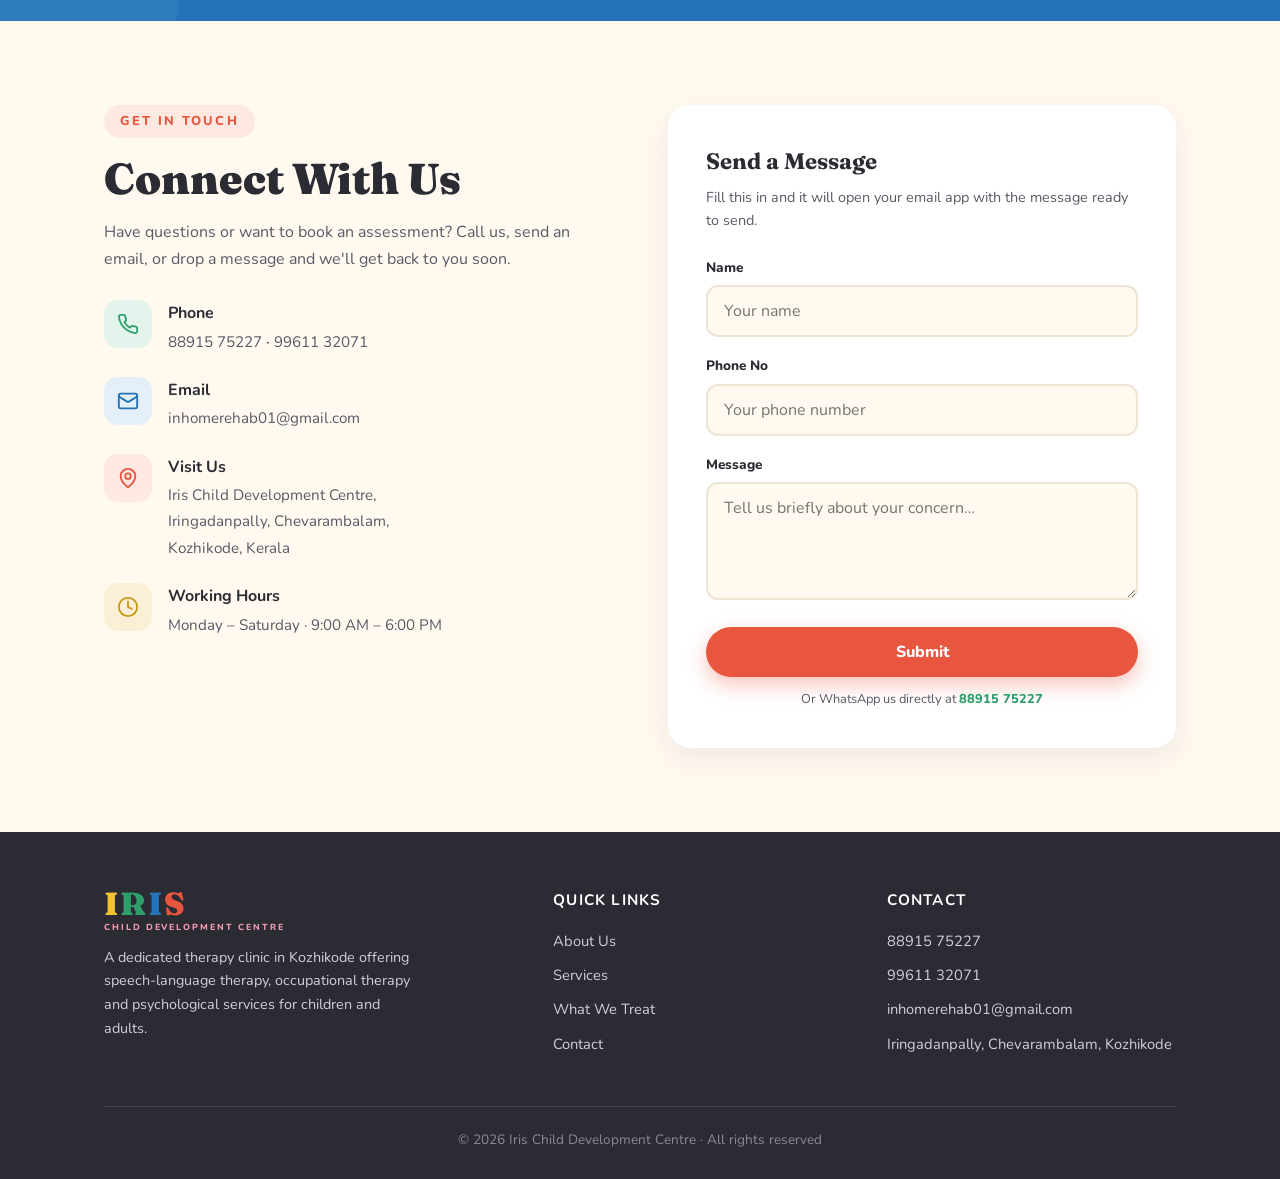
<file: iris-cdc/index.html>
<!DOCTYPE html>
<html lang="en">
<head>
<meta charset="UTF-8">
<meta name="viewport" content="width=device-width, initial-scale=1.0">
<title>Iris Child Development Centre | Speech, Occupational &amp; Psychological Therapy | Kozhikode</title>
<meta name="description" content="Iris Child Development Centre, Chevarambalam, Kozhikode: speech-language therapy, occupational therapy and psychological services for children and adults.">
<link rel="preconnect" href="https://fonts.googleapis.com">
<link rel="preconnect" href="https://fonts.gstatic.com" crossorigin>
<link href="https://fonts.googleapis.com/css2?family=Fraunces:opsz,wght@9..144,400;9..144,600;9..144,700;9..144,900&amp;family=Nunito:wght@400;600;700;800&amp;display=swap" rel="stylesheet">
<style>
:root{
  --yellow:#F2C230;
  --green:#2E9E6B;
  --teal:#1E8E77;
  --blue:#2273B8;
  --coral:#E8563F;
  --pink:#F49BB4;
  --cream:#FFF9F0;
  --cream-2:#FDF3E3;
  --ink:#2B2B33;
  --ink-soft:#5A5A66;
  --radius:22px;
  --shadow:0 10px 30px rgba(43,43,51,.08);
  --serif:"Fraunces",Georgia,serif;
  --sans:"Nunito",system-ui,sans-serif;
}
*{margin:0;padding:0;box-sizing:border-box}
html{scroll-behavior:smooth}
body{font-family:var(--sans);color:var(--ink);background:var(--cream);line-height:1.65;overflow-x:hidden}
img{max-width:100%}
a{color:inherit;text-decoration:none}
h1,h2,h3{font-family:var(--serif)}
.wrap{max-width:1120px;margin:0 auto;padding:0 24px}
section{padding:84px 0}
.eyebrow{display:inline-block;font-weight:800;font-size:.8rem;letter-spacing:.16em;text-transform:uppercase;color:var(--coral);background:#FDE8E2;padding:6px 16px;border-radius:999px;margin-bottom:16px}
.sec-title{font-size:clamp(1.9rem,4vw,2.7rem);font-weight:900;line-height:1.15;margin-bottom:14px}
.sec-sub{color:var(--ink-soft);max-width:640px;margin:0 auto 48px}
.center{text-align:center}
.btn{display:inline-block;font-weight:800;font-family:var(--sans);border-radius:999px;padding:14px 30px;transition:.25s;border:none;cursor:pointer;font-size:1rem}
.btn-coral{background:var(--coral);color:#fff;box-shadow:0 8px 20px rgba(232,86,63,.35)}
.btn-coral:hover{background:#d3462f;transform:translateY(-2px)}
.btn-ghost{border:2px solid var(--ink);color:var(--ink)}
.btn-ghost:hover{background:var(--ink);color:#fff}

/* ---------- header ---------- */
header{position:sticky;top:0;z-index:100;background:rgba(255,249,240,.92);backdrop-filter:blur(10px);border-bottom:1px solid rgba(43,43,51,.07)}
.nav{display:flex;align-items:center;justify-content:space-between;height:76px}
.logo{display:flex;flex-direction:column;line-height:1}
.logo .word{font-family:var(--serif);font-weight:900;font-size:2rem;letter-spacing:.04em}
.logo .word .l1{color:var(--yellow)}
.logo .word .l2{color:var(--green)}
.logo .word .l3{color:var(--blue)}
.logo .word .l4{color:var(--coral)}
.logo .tag{font-size:.55rem;font-weight:800;letter-spacing:.22em;color:var(--coral);text-transform:uppercase;margin-top:3px}
nav ul{display:flex;gap:30px;list-style:none;align-items:center}
nav a{font-weight:700;font-size:.95rem;color:var(--ink-soft);position:relative}
nav a:hover{color:var(--coral)}
nav a::after{content:"";position:absolute;left:0;bottom:-6px;width:0;height:3px;border-radius:3px;background:var(--coral);transition:.25s}
nav a:hover::after{width:100%}
.nav-cta{background:var(--green);color:#fff!important;padding:10px 22px;border-radius:999px}
.nav-cta:hover{background:var(--teal)}
.nav-cta::after{display:none}
.burger{display:none;background:none;border:none;cursor:pointer;padding:8px}
.burger span{display:block;width:26px;height:3px;background:var(--ink);margin:5px 0;border-radius:3px;transition:.3s}

/* ---------- hero ---------- */
.hero{position:relative;padding:90px 0 110px;overflow:hidden;background:
 radial-gradient(circle at 12% 20%, rgba(242,194,48,.18), transparent 30%),
 radial-gradient(circle at 88% 15%, rgba(232,86,63,.14), transparent 32%),
 radial-gradient(circle at 80% 85%, rgba(34,115,184,.12), transparent 35%),
 radial-gradient(circle at 15% 90%, rgba(46,158,107,.14), transparent 30%),
 var(--cream)}
.hero .wrap{display:grid;grid-template-columns:1.15fr .85fr;gap:56px;align-items:center}
.hero h1{font-size:clamp(2.4rem,5.4vw,3.9rem);font-weight:900;line-height:1.1;margin:18px 0 20px}
.hero h1 .hl{color:var(--coral);font-style:italic}
.hero p.lead{font-size:1.15rem;color:var(--ink-soft);max-width:520px;margin-bottom:34px}
.hero-btns{display:flex;gap:16px;flex-wrap:wrap}
.hero-art{position:relative;display:flex;justify-content:center}
.hero-art svg{width:100%;max-width:430px;height:auto}
.float{animation:float 5s ease-in-out infinite}
.float.d1{animation-delay:1.2s}.float.d2{animation-delay:2.4s}
@keyframes float{0%,100%{transform:translateY(0)}50%{transform:translateY(-12px)}}
.hero-badges{display:flex;gap:28px;margin-top:44px;flex-wrap:wrap}
.badge{display:flex;align-items:center;gap:10px;font-weight:800;font-size:.9rem;color:var(--ink-soft)}
.badge .dot{width:12px;height:12px;border-radius:50%}

/* ---------- marquee strip ---------- */
.strip{background:var(--green);color:#fff;padding:14px 0;overflow:hidden}
.strip-inner{display:flex;gap:48px;white-space:nowrap;font-weight:800;font-size:.95rem;animation:scroll 28s linear infinite;width:max-content}
.strip-inner span{display:flex;align-items:center;gap:12px}
@keyframes scroll{from{transform:translateX(0)}to{transform:translateX(-50%)}}

/* ---------- about ---------- */
.about .wrap{display:grid;grid-template-columns:.9fr 1.1fr;gap:60px;align-items:center}
.about-art{position:relative}
.about-card{background:#fff;border-radius:var(--radius);box-shadow:var(--shadow);padding:36px;position:relative;z-index:2}
.about-card h3{font-size:1.25rem;margin-bottom:10px;color:var(--teal)}
.about-blob{position:absolute;inset:-24px -24px auto auto;width:140px;height:140px;border-radius:50%;background:var(--yellow);opacity:.25;z-index:1}
.about-blob.b2{inset:auto auto -30px -30px;background:var(--blue);width:110px;height:110px;opacity:.18}
.about p{color:var(--ink-soft);margin-bottom:16px}
.check-list{list-style:none;margin:22px 0 30px}
.check-list li{padding-left:36px;position:relative;margin-bottom:12px;font-weight:700}
.check-list li::before{content:"✓";position:absolute;left:0;top:-1px;width:24px;height:24px;border-radius:50%;background:var(--green);color:#fff;font-size:.8rem;display:flex;align-items:center;justify-content:center;font-weight:900}

/* ---------- services ---------- */
.services{background:var(--cream-2)}
.svc-grid{display:grid;grid-template-columns:repeat(3,1fr);gap:28px}
.svc{background:#fff;border-radius:var(--radius);box-shadow:var(--shadow);padding:34px 30px;display:flex;flex-direction:column;transition:.3s;border-top:6px solid transparent}
.svc:hover{transform:translateY(-8px)}
.svc.c-green{border-top-color:var(--green)}
.svc.c-blue{border-top-color:var(--blue)}
.svc.c-coral{border-top-color:var(--coral)}
.svc-icon{width:64px;height:64px;border-radius:18px;display:flex;align-items:center;justify-content:center;margin-bottom:20px}
.svc.c-green .svc-icon{background:#E3F4EC}
.svc.c-blue .svc-icon{background:#E4EFF9}
.svc.c-coral .svc-icon{background:#FDE8E2}
.svc h3{font-size:1.35rem;margin-bottom:12px}
.svc p{color:var(--ink-soft);font-size:.95rem;flex:1}
.svc-more{margin-top:18px;font-weight:800;font-size:.9rem;color:var(--coral)}

/* ---------- conditions accordions ---------- */
.conditions .acc-group{max-width:840px;margin:0 auto 46px}
.acc-group h3.group-title{font-size:1.5rem;margin-bottom:18px;display:flex;align-items:center;gap:12px}
.group-title .pill{width:14px;height:34px;border-radius:8px;display:inline-block}
.acc{background:#fff;border-radius:16px;box-shadow:var(--shadow);margin-bottom:12px;overflow:hidden}
.acc-head{width:100%;background:none;border:none;display:flex;justify-content:space-between;align-items:center;padding:20px 24px;cursor:pointer;font-family:var(--sans);font-weight:800;font-size:1.05rem;color:var(--ink);text-align:left}
.acc-head .plus{width:30px;height:30px;min-width:30px;border-radius:50%;background:var(--cream-2);display:flex;align-items:center;justify-content:center;font-weight:900;color:var(--coral);transition:.3s;font-size:1.1rem}
.acc.open .plus{transform:rotate(45deg);background:var(--coral);color:#fff}
.acc-body{max-height:0;overflow:hidden;transition:max-height .4s ease}
.acc-body p{padding:0 24px 22px;color:var(--ink-soft);font-size:.95rem}

/* ---------- why ---------- */
.why{background:var(--blue);color:#fff;position:relative;overflow:hidden}
.why::before{content:"";position:absolute;width:340px;height:340px;border-radius:50%;background:rgba(255,255,255,.06);top:-120px;right:-90px}
.why::after{content:"";position:absolute;width:240px;height:240px;border-radius:50%;background:rgba(255,255,255,.05);bottom:-90px;left:-60px}
.why .eyebrow{background:rgba(255,255,255,.15);color:var(--yellow)}
.why .sec-sub{color:rgba(255,255,255,.85)}
.why-grid{display:grid;grid-template-columns:repeat(4,1fr);gap:24px;position:relative;z-index:2}
.why-card{background:rgba(255,255,255,.09);border:1px solid rgba(255,255,255,.15);border-radius:var(--radius);padding:30px 24px;transition:.3s}
.why-card:hover{background:rgba(255,255,255,.16);transform:translateY(-6px)}
.why-card .num{font-family:var(--serif);font-weight:900;font-size:2rem;color:var(--yellow);display:block;margin-bottom:10px}
.why-card h3{font-size:1.1rem;margin-bottom:8px}
.why-card p{font-size:.9rem;color:rgba(255,255,255,.82)}

/* ---------- contact ---------- */
.contact .wrap{display:grid;grid-template-columns:1fr 1fr;gap:56px;align-items:start}
.c-info h2{margin-bottom:16px}
.c-info p{color:var(--ink-soft);margin-bottom:28px}
.c-item{display:flex;gap:16px;align-items:flex-start;margin-bottom:22px}
.c-item .ic{width:48px;height:48px;min-width:48px;border-radius:14px;display:flex;align-items:center;justify-content:center}
.c-item h4{font-size:1rem;margin-bottom:2px}
.c-item a,.c-item span.val{color:var(--ink-soft);font-size:.95rem}
.c-item a:hover{color:var(--coral)}
.form-card{background:#fff;border-radius:var(--radius);box-shadow:var(--shadow);padding:38px}
.form-card h3{font-size:1.4rem;margin-bottom:6px}
.form-card>p{color:var(--ink-soft);font-size:.9rem;margin-bottom:24px}
.field{margin-bottom:18px}
.field label{display:block;font-weight:800;font-size:.85rem;margin-bottom:6px}
.field input,.field textarea{width:100%;border:2px solid #EDE4D4;border-radius:12px;padding:13px 16px;font-family:var(--sans);font-size:1rem;background:var(--cream);transition:.2s;color:var(--ink)}
.field input:focus,.field textarea:focus{outline:none;border-color:var(--green);background:#fff}
.form-card .btn{width:100%}
.form-note{font-size:.8rem;color:var(--ink-soft);margin-top:12px;text-align:center}

/* ---------- footer ---------- */
footer{background:var(--ink);color:#CFCFD8;padding:56px 0 28px}
.f-grid{display:grid;grid-template-columns:1.4fr 1fr 1fr;gap:44px;margin-bottom:40px}
footer .logo .tag{color:var(--pink)}
footer p{font-size:.9rem;margin-top:14px;max-width:320px}
footer h4{color:#fff;font-family:var(--sans);font-size:.95rem;margin-bottom:16px;letter-spacing:.08em;text-transform:uppercase}
footer ul{list-style:none}
footer li{margin-bottom:10px;font-size:.92rem}
footer a:hover{color:var(--yellow)}
.f-bottom{border-top:1px solid rgba(255,255,255,.12);padding-top:22px;text-align:center;font-size:.85rem;color:#8B8B96}

/* ---------- reveal ---------- */
.reveal{opacity:0;transform:translateY(28px);transition:opacity .7s ease,transform .7s ease}
.reveal.show{opacity:1;transform:none}

/* ---------- responsive ---------- */
@media(max-width:920px){
  .hero .wrap,.about .wrap,.contact .wrap{grid-template-columns:1fr}
  .hero-art{order:-1}
  .hero-art svg{max-width:300px}
  .svc-grid{grid-template-columns:1fr}
  .why-grid{grid-template-columns:repeat(2,1fr)}
  .f-grid{grid-template-columns:1fr 1fr}
  nav ul{position:fixed;inset:76px 0 auto 0;background:var(--cream);flex-direction:column;padding:28px;gap:20px;box-shadow:0 20px 30px rgba(0,0,0,.08);transform:translateY(-140%);transition:.35s;z-index:99}
  nav ul.open{transform:none}
  .burger{display:block}
}
@media(max-width:560px){
  section{padding:60px 0}
  .why-grid,.f-grid{grid-template-columns:1fr}
  .hero{padding:56px 0 70px}
}
</style>
</head>
<body>

<header>
  <div class="wrap nav">
    <a href="#home" class="logo" aria-label="Iris Child Development Centre">
      <span class="word"><span class="l1">I</span><span class="l2">R</span><span class="l3">I</span><span class="l4">S</span></span>
      <span class="tag">Child Development Centre</span>
    </a>
    <nav>
      <ul id="menu">
        <li><a href="#home">Home</a></li>
        <li><a href="#about">About</a></li>
        <li><a href="#services">Services</a></li>
        <li><a href="#conditions">What We Treat</a></li>
        <li><a href="#why">Why Iris</a></li>
        <li><a href="#contact" class="nav-cta">Book a Visit</a></li>
      </ul>
    </nav>
    <button class="burger" id="burger" aria-label="Menu"><span></span><span></span><span></span></button>
  </div>
</header>

<!-- HERO -->
<section class="hero" id="home">
  <div class="wrap">
    <div>
      <span class="eyebrow">Chevarambalam · Kozhikode</span>
      <h1>Helping every child <span class="hl">bloom</span>, one milestone at a time.</h1>
      <p class="lead">Iris Child Development Centre offers speech-language therapy, occupational therapy and psychological services for children and adults, delivered with warmth, play and evidence-based care.</p>
      <div class="hero-btns">
        <a href="#contact" class="btn btn-coral">Book an Appointment</a>
        <a href="#services" class="btn btn-ghost">Explore Services</a>
      </div>
      <div class="hero-badges">
        <div class="badge"><span class="dot" style="background:var(--green)"></span>Qualified therapists</div>
        <div class="badge"><span class="dot" style="background:var(--yellow)"></span>Child-friendly clinic</div>
        <div class="badge"><span class="dot" style="background:var(--coral)"></span>Individualized plans</div>
      </div>
    </div>
    <div class="hero-art" aria-hidden="true">
      <svg viewBox="0 0 420 420" xmlns="http://www.w3.org/2000/svg">
        <circle cx="210" cy="210" r="190" fill="#FDF3E3"/>
        <circle cx="210" cy="210" r="190" fill="none" stroke="#F2C230" stroke-width="3" stroke-dasharray="4 14" stroke-linecap="round"/>
        <!-- flower -->
        <g class="float">
          <g transform="translate(150,250)">
            <path d="M0 60 Q-4 20 0 0" stroke="#2E9E6B" stroke-width="6" fill="none" stroke-linecap="round"/>
            <path d="M0 40 Q-22 34 -28 16" stroke="#2E9E6B" stroke-width="5" fill="none" stroke-linecap="round"/>
            <ellipse cx="-30" cy="12" rx="10" ry="6" fill="#2E9E6B" transform="rotate(-35 -30 12)"/>
            <g transform="translate(0,-8)">
              <circle cx="0" cy="-16" r="12" fill="#F2C230"/><circle cx="15" cy="-5" r="12" fill="#F2C230"/><circle cx="9" cy="12" r="12" fill="#F2C230"/><circle cx="-9" cy="12" r="12" fill="#F2C230"/><circle cx="-15" cy="-5" r="12" fill="#F2C230"/>
              <circle cx="0" cy="0" r="10" fill="#E8563F"/>
            </g>
          </g>
          <!-- heart flower -->
          <g transform="translate(215,265)">
            <path d="M0 45 Q2 18 0 0" stroke="#2E9E6B" stroke-width="6" fill="none" stroke-linecap="round"/>
            <path d="M0 -2 C-16 -22 -44 -4 -22 14 L0 30 L22 14 C44 -4 16 -22 0 -2 Z" fill="#E8563F"/>
          </g>
        </g>
        <!-- swing -->
        <g class="float d1">
          <line x1="285" y1="60" x2="265" y2="185" stroke="#2B2B33" stroke-width="4" stroke-linecap="round"/>
          <line x1="345" y1="60" x2="330" y2="185" stroke="#2B2B33" stroke-width="4" stroke-linecap="round"/>
          <rect x="252" y="182" width="92" height="12" rx="6" fill="#E8563F"/>
          <!-- child -->
          <circle cx="297" cy="132" r="22" fill="#F8B4A0"/>
          <path d="M275 128 Q276 106 297 108 Q319 106 320 128 Q319 112 297 112 Q276 112 275 128Z" fill="#E8563F"/>
          <circle cx="290" cy="132" r="2.6" fill="#2B2B33"/><circle cx="305" cy="132" r="2.6" fill="#2B2B33"/>
          <path d="M291 141 Q297 146 304 141" stroke="#2B2B33" stroke-width="2.4" fill="none" stroke-linecap="round"/>
          <rect x="281" y="152" width="33" height="34" rx="10" fill="#F2C230"/>
          <path d="M283 160 Q268 150 262 132" stroke="#F8B4A0" stroke-width="9" fill="none" stroke-linecap="round"/>
          <path d="M312 160 Q327 150 333 132" stroke="#F8B4A0" stroke-width="9" fill="none" stroke-linecap="round"/>
          <path d="M288 186 L282 210" stroke="#2273B8" stroke-width="10" stroke-linecap="round"/>
          <path d="M307 186 L313 210" stroke="#2273B8" stroke-width="10" stroke-linecap="round"/>
        </g>
        <!-- speech bubbles -->
        <g class="float d2">
          <g transform="translate(95,110)">
            <rect x="0" y="0" width="86" height="52" rx="16" fill="#2273B8"/>
            <path d="M22 50 L18 66 L38 50Z" fill="#2273B8"/>
            <circle cx="26" cy="26" r="5" fill="#fff"/><circle cx="43" cy="26" r="5" fill="#fff" opacity=".75"/><circle cx="60" cy="26" r="5" fill="#fff" opacity=".5"/>
          </g>
          <g transform="translate(196,66)">
            <rect x="0" y="0" width="64" height="42" rx="14" fill="#2E9E6B"/>
            <path d="M40 40 L48 54 L26 40Z" fill="#2E9E6B"/>
            <text x="32" y="28" text-anchor="middle" fill="#fff" font-family="Georgia" font-size="19" font-weight="bold">Aa</text>
          </g>
        </g>
        <!-- puzzle + star -->
        <circle cx="80" cy="300" r="9" fill="#F2C230"/>
        <circle cx="352" cy="290" r="7" fill="#2E9E6B"/>
        <path d="M330 330 l5 12 12 2 -9 9 2 13 -10 -6 -11 6 2 -13 -9 -9 12 -2z" fill="#F2C230"/>
      </svg>
    </div>
  </div>
</section>

<!-- STRIP -->
<div class="strip" aria-hidden="true">
  <div class="strip-inner" id="strip">
    <span>🌼 Speech-Language Therapy</span><span>🧩 Occupational Therapy</span><span>💛 Psychology &amp; Behavioural Support</span><span>🌱 Early Intervention</span><span>👨‍👩‍👧 Family-Centred Care</span><span>🎈 For Children & Adults</span>
  </div>
</div>

<!-- ABOUT -->
<section class="about" id="about">
  <div class="wrap">
    <div class="about-art reveal">
      <div class="about-blob"></div>
      <div class="about-blob b2"></div>
      <div class="about-card">
        <h3>Our Promise</h3>
        <p style="color:var(--ink-soft)">A team of well-qualified, registered health professionals working together to help every individual communicate, participate and thrive, in a space designed to feel safe, playful and welcoming.</p>
        <ul class="check-list" style="margin-bottom:0">
          <li>Registered, experienced therapists</li>
          <li>Evidence-based, goal-driven therapy</li>
          <li>Care for children and adults</li>
        </ul>
      </div>
    </div>
    <div class="reveal">
      <span class="eyebrow">Who We Are</span>
      <h2 class="sec-title">Welcome to Iris Child Development Centre</h2>
      <p>As healthcare professionals, we understand the importance of timely and effective therapy for children with developmental needs and for adults recovering from injuries or illnesses. Early identification and consistent, structured intervention can transform outcomes, and every family deserves access to that care.</p>
      <p>That's why we founded Iris Child Development Centre in Chevarambalam, Kozhikode, a dedicated therapy clinic bringing speech-language therapy, occupational therapy and psychological services together under one roof. Our team of qualified professionals delivers high-quality, individualized therapy in a warm, child-friendly environment.</p>
      <p>With our guidance and support, we aim to improve your quality of life and help you achieve your goals. Let's work together to build a brighter future for you and your loved ones.</p>
    </div>
  </div>
</section>

<!-- SERVICES -->
<section class="services" id="services">
  <div class="wrap center">
    <span class="eyebrow">What We Do</span>
    <h2 class="sec-title">Services We Provide</h2>
    <p class="sec-sub">Comprehensive assessment and therapy for children and adults, tailored to each person's unique needs and goals.</p>
    <div class="svc-grid" style="text-align:left">
      <div class="svc c-green reveal">
        <div class="svc-icon">
          <svg width="34" height="34" viewBox="0 0 24 24" fill="none" stroke="#2E9E6B" stroke-width="2" stroke-linecap="round" stroke-linejoin="round"><path d="M21 11.5a8.38 8.38 0 0 1-.9 3.8 8.5 8.5 0 0 1-7.6 4.7 8.38 8.38 0 0 1-3.8-.9L3 21l1.9-5.7a8.38 8.38 0 0 1-.9-3.8 8.5 8.5 0 0 1 4.7-7.6 8.38 8.38 0 0 1 3.8-.9h.5a8.48 8.48 0 0 1 8 8v.5z"/></svg>
        </div>
        <h3>Speech-Language Therapy</h3>
        <p>Speech therapy helps people improve their communication skills: speech, language and swallowing abilities. It benefits individuals with a wide range of conditions, such as developmental delays, autism, stuttering, voice disorders and brain injuries. Therapy involves exercises, strategies and techniques to improve communication and promote functional independence, tailored to the unique needs of each person, from children to the elderly.</p>
        <a class="svc-more" href="#conditions">See what we treat →</a>
      </div>
      <div class="svc c-blue reveal">
        <div class="svc-icon">
          <svg width="34" height="34" viewBox="0 0 24 24" fill="none" stroke="#2273B8" stroke-width="2" stroke-linecap="round" stroke-linejoin="round"><path d="M20.5 11H19V7a2 2 0 0 0-2-2h-4V3.5a2.5 2.5 0 0 0-5 0V5H4a2 2 0 0 0-2 2v3.8h1.5a2.7 2.7 0 0 1 0 5.4H2V20a2 2 0 0 0 2 2h3.8v-1.5a2.7 2.7 0 0 1 5.4 0V22H17a2 2 0 0 0 2-2v-4h1.5a2.5 2.5 0 0 0 0-5z"/></svg>
        </div>
        <h3>Occupational Therapy</h3>
        <p>Occupational therapy works with people of all age groups and abilities to help them do everyday tasks they find meaningful: self-care like brushing, eating, bathing and dressing; work or school-related skills; social activities, hobbies and community participation. It begins with an evaluation of what matters to you, followed by a personalized intervention plan and outcome reviews, so you can participate in daily life as independently as possible.</p>
        <a class="svc-more" href="#conditions">See what we treat →</a>
      </div>
      <div class="svc c-coral reveal">
        <div class="svc-icon">
          <svg width="34" height="34" viewBox="0 0 24 24" fill="none" stroke="#E8563F" stroke-width="2" stroke-linecap="round" stroke-linejoin="round"><path d="M20.84 4.61a5.5 5.5 0 0 0-7.78 0L12 5.67l-1.06-1.06a5.5 5.5 0 0 0-7.78 7.78l1.06 1.06L12 21.23l7.78-7.78 1.06-1.06a5.5 5.5 0 0 0 0-7.78z"/></svg>
        </div>
        <h3>Psychology &amp; Behavioural Support</h3>
        <p>Our psychology services support children and adults through developmental, behavioural and emotional challenges. This includes developmental and psychological assessments, behaviour therapy, counselling for children and parents, and social-skills training. We work closely with families to understand each individual's strengths and needs, and build practical strategies that carry over into home, school and everyday life.</p>
        <a class="svc-more" href="#contact">Talk to us →</a>
      </div>
    </div>
  </div>
</section>

<!-- CONDITIONS -->
<section class="conditions" id="conditions">
  <div class="wrap">
    <div class="center">
      <span class="eyebrow">Conditions</span>
      <h2 class="sec-title">What We Help With</h2>
      <p class="sec-sub">Tap a condition to learn how therapy can help.</p>
    </div>

    <div class="acc-group reveal">
      <h3 class="group-title"><span class="pill" style="background:var(--green)"></span>Speech-Language Therapy</h3>
      <div class="acc">
        <button class="acc-head">Autism Spectrum Disorder (ASD)<span class="plus">+</span></button>
        <div class="acc-body"><p>Autism Spectrum Disorder (ASD) is a neurodevelopmental disorder caused by differences in the brain. Children with ASD often have problems with social communication and interaction, and restricted or repetitive behaviors or interests. Speech therapy for ASD addresses language and communication challenges, helping improve verbal, nonverbal and social communication.</p></div>
      </div>
      <div class="acc">
        <button class="acc-head">Language Disorder<span class="plus">+</span></button>
        <div class="acc-body"><p>Language Disorder is an impairment in the processing of linguistic information that affects an individual's ability to receive and/or express language. It involves persistent difficulties in the comprehension or production of spoken, written, sign language or other forms of language. Therapy starts by identifying your child's areas of strength and weakness, then follows a tailored treatment plan to help your child master language skills and communicate more effectively.</p></div>
      </div>
      <div class="acc">
        <button class="acc-head">Dysarthria<span class="plus">+</span></button>
        <div class="acc-body"><p>Dysarthria is a motor speech disorder that results from loss of strength, slowness, or coordination of the muscles that control speech, causing difficulty understanding speech, ranging from mild slurring to completely unintelligible speech. Therapy goals include adjusting speech rate, strengthening muscles, improving breath support and articulation, and helping family members communicate with you.</p></div>
      </div>
      <div class="acc">
        <button class="acc-head">Aphasia<span class="plus">+</span></button>
        <div class="acc-body"><p>Aphasia is a disorder that results from damage to areas of the brain responsible for language. It can occur suddenly following a stroke or head injury, or slowly as a result of a tumor or progressive neurological conditions. Speech therapists help with language therapy, teach non-verbal communication skills, and help family members adapt to new forms of communication.</p></div>
      </div>
    </div>

    <div class="acc-group reveal">
      <h3 class="group-title"><span class="pill" style="background:var(--blue)"></span>Occupational Therapy</h3>
      <div class="acc">
        <button class="acc-head">Autism<span class="plus">+</span></button>
        <div class="acc-body"><p>Autism, or autism spectrum disorder (ASD), refers to a broad range of conditions characterized by challenges with social skills, repetitive behaviors, speech and nonverbal communication. For children with autism, occupational therapists often focus on fine motor skills, play skills, learning strategies, social skills and self-care. OT strategies can also help manage sensory issues.</p></div>
      </div>
      <div class="acc">
        <button class="acc-head">Stroke<span class="plus">+</span></button>
        <div class="acc-body"><p>Stroke is a medical condition in which there is damage to the brain caused by an interruption in its blood supply. After a stroke, occupational therapy can help you return to work, be independent at home, and enjoy leisure activities and hobbies. It also helps in learning strategies to manage the cognitive, perceptual and behavioral changes associated with stroke, and your therapist can fabricate splints and advise on equipment and modifications to keep you safe and independent.</p></div>
      </div>
      <div class="acc">
        <button class="acc-head">Hand Injuries<span class="plus">+</span></button>
        <div class="acc-body"><p>Hand injuries involve injuries to the bone or soft tissue below the wrist joint: skin, tendon, nerve, vessel, bone or a combination. Occupational therapy helps recovery after surgery, including scar management, reducing pain, regaining movement, strengthening hand function, and custom splinting to facilitate healing and prevent stiffness.</p></div>
      </div>
      <div class="acc">
        <button class="acc-head">Traumatic Brain Injury (TBI)<span class="plus">+</span></button>
        <div class="acc-body"><p>Traumatic brain injury happens when a sudden, external physical assault damages the brain, often from a severe sports injury or car accident. A TBI can affect memory, emotional regulation, movement and sensory processing. An occupational therapist creates a personalized rehabilitation regimen to help regain or compensate for these skills, with the primary goal of restoring functional, independent living.</p></div>
      </div>
    </div>

    <div class="acc-group reveal" style="margin-bottom:0">
      <h3 class="group-title"><span class="pill" style="background:var(--coral)"></span>Psychology &amp; Behavioural</h3>
      <div class="acc">
        <button class="acc-head">Behavioural Challenges<span class="plus">+</span></button>
        <div class="acc-body"><p>Tantrums, aggression, attention difficulties and other challenging behaviours often have identifiable triggers and patterns. Through structured behaviour therapy, we help children build self-regulation and positive behaviours, while equipping parents with consistent, practical strategies for home and school.</p></div>
      </div>
      <div class="acc">
        <button class="acc-head">Developmental &amp; Psychological Assessment<span class="plus">+</span></button>
        <div class="acc-body"><p>Standardized assessments help understand a child's developmental level, cognitive abilities, attention and social-emotional functioning. A clear assessment guides diagnosis, therapy planning and school support, and gives families a roadmap for the way forward.</p></div>
      </div>
      <div class="acc">
        <button class="acc-head">Counselling &amp; Parent Guidance<span class="plus">+</span></button>
        <div class="acc-body"><p>We offer supportive counselling for children, adolescents, adults and parents, covering emotional difficulties, anxiety, school-related stress and parenting concerns. Family involvement is central to everything we do, so therapy gains carry over into daily life.</p></div>
      </div>
    </div>
  </div>
</section>

<!-- WHY -->
<section class="why" id="why">
  <div class="wrap center">
    <span class="eyebrow">Why Iris</span>
    <h2 class="sec-title">Care That Puts Your Family First</h2>
    <p class="sec-sub">Everything at Iris is designed around one idea: therapy works best when it's consistent, individualized and joyful.</p>
    <div class="why-grid" style="text-align:left">
      <div class="why-card reveal"><span class="num">01</span><h3>Qualified Team</h3><p>Registered speech-language pathologists, occupational therapists and psychologists working together on every case.</p></div>
      <div class="why-card reveal"><span class="num">02</span><h3>All Under One Roof</h3><p>Speech, OT and psychology in a single centre: coordinated goals, shared progress notes, no running between clinics.</p></div>
      <div class="why-card reveal"><span class="num">03</span><h3>Individualized Plans</h3><p>Every plan begins with a detailed assessment and is tailored to each person's strengths, needs and family priorities.</p></div>
      <div class="why-card reveal"><span class="num">04</span><h3>Family-Centred</h3><p>Parents and caregivers are partners in therapy, with regular reviews, home programs and practical guidance.</p></div>
    </div>
  </div>
</section>

<!-- CONTACT -->
<section class="contact" id="contact">
  <div class="wrap">
    <div class="c-info reveal">
      <span class="eyebrow">Get In Touch</span>
      <h2 class="sec-title">Connect With Us</h2>
      <p>Have questions or want to book an assessment? Call us, send an email, or drop a message and we'll get back to you soon.</p>
      <div class="c-item">
        <div class="ic" style="background:#E3F4EC"><svg width="22" height="22" viewBox="0 0 24 24" fill="none" stroke="#2E9E6B" stroke-width="2" stroke-linecap="round" stroke-linejoin="round"><path d="M22 16.92v3a2 2 0 0 1-2.18 2 19.79 19.79 0 0 1-8.63-3.07 19.5 19.5 0 0 1-6-6 19.79 19.79 0 0 1-3.07-8.67A2 2 0 0 1 4.11 2h3a2 2 0 0 1 2 1.72c.127.96.361 1.903.7 2.81a2 2 0 0 1-.45 2.11L8.09 9.91a16 16 0 0 0 6 6l1.27-1.27a2 2 0 0 1 2.11-.45c.907.339 1.85.573 2.81.7A2 2 0 0 1 22 16.92z"/></svg></div>
        <div><h4>Phone</h4><a href="tel:+918891575227">88915 75227</a> · <a href="tel:+919961132071">99611 32071</a></div>
      </div>
      <div class="c-item">
        <div class="ic" style="background:#E4EFF9"><svg width="22" height="22" viewBox="0 0 24 24" fill="none" stroke="#2273B8" stroke-width="2" stroke-linecap="round" stroke-linejoin="round"><rect x="2" y="4" width="20" height="16" rx="2"/><path d="m22 7-8.97 5.7a1.94 1.94 0 0 1-2.06 0L2 7"/></svg></div>
        <div><h4>Email</h4><a href="mailto:inhomerehab01@gmail.com">inhomerehab01@gmail.com</a></div>
      </div>
      <div class="c-item">
        <div class="ic" style="background:#FDE8E2"><svg width="22" height="22" viewBox="0 0 24 24" fill="none" stroke="#E8563F" stroke-width="2" stroke-linecap="round" stroke-linejoin="round"><path d="M20 10c0 6-8 12-8 12s-8-6-8-12a8 8 0 0 1 16 0z"/><circle cx="12" cy="10" r="3"/></svg></div>
        <div><h4>Visit Us</h4><span class="val">Iris Child Development Centre,<br>Iringadanpally, Chevarambalam,<br>Kozhikode, Kerala</span></div>
      </div>
      <div class="c-item">
        <div class="ic" style="background:#FBF0D6"><svg width="22" height="22" viewBox="0 0 24 24" fill="none" stroke="#C79A18" stroke-width="2" stroke-linecap="round" stroke-linejoin="round"><circle cx="12" cy="12" r="10"/><polyline points="12 6 12 12 16 14"/></svg></div>
        <div><h4>Working Hours</h4><span class="val">Monday – Saturday · 9:00 AM – 6:00 PM</span></div>
      </div>
    </div>
    <div class="form-card reveal">
      <h3>Send a Message</h3>
      <p>Fill this in and it will open your email app with the message ready to send.</p>
      <form id="cform">
        <div class="field"><label for="fname">Name</label><input id="fname" type="text" required placeholder="Your name"></div>
        <div class="field"><label for="fphone">Phone No</label><input id="fphone" type="tel" required placeholder="Your phone number"></div>
        <div class="field"><label for="fmsg">Message</label><textarea id="fmsg" rows="4" required placeholder="Tell us briefly about your concern…"></textarea></div>
        <button type="submit" class="btn btn-coral">Submit</button>
        <p class="form-note">Or WhatsApp us directly at <a href="https://wa.me/918891575227" style="font-weight:800;color:var(--green)">88915 75227</a></p>
      </form>
    </div>
  </div>
</section>

<footer>
  <div class="wrap">
    <div class="f-grid">
      <div>
        <a href="#home" class="logo">
          <span class="word"><span class="l1">I</span><span class="l2">R</span><span class="l3">I</span><span class="l4">S</span></span>
          <span class="tag">Child Development Centre</span>
        </a>
        <p>A dedicated therapy clinic in Kozhikode offering speech-language therapy, occupational therapy and psychological services for children and adults.</p>
      </div>
      <div>
        <h4>Quick Links</h4>
        <ul>
          <li><a href="#about">About Us</a></li>
          <li><a href="#services">Services</a></li>
          <li><a href="#conditions">What We Treat</a></li>
          <li><a href="#contact">Contact</a></li>
        </ul>
      </div>
      <div>
        <h4>Contact</h4>
        <ul>
          <li><a href="tel:+918891575227">88915 75227</a></li>
          <li><a href="tel:+919961132071">99611 32071</a></li>
          <li><a href="mailto:inhomerehab01@gmail.com">inhomerehab01@gmail.com</a></li>
          <li>Iringadanpally, Chevarambalam, Kozhikode</li>
        </ul>
      </div>
    </div>
    <div class="f-bottom">© 2026 Iris Child Development Centre · All rights reserved</div>
  </div>
</footer>

<script>
// mobile menu
const burger=document.getElementById('burger'),menu=document.getElementById('menu');
burger.addEventListener('click',()=>menu.classList.toggle('open'));
menu.querySelectorAll('a').forEach(a=>a.addEventListener('click',()=>menu.classList.remove('open')));

// marquee duplicate
const strip=document.getElementById('strip');
strip.innerHTML+=strip.innerHTML;

// accordions
document.querySelectorAll('.acc-head').forEach(btn=>{
  btn.addEventListener('click',()=>{
    const acc=btn.parentElement,body=acc.querySelector('.acc-body'),open=acc.classList.contains('open');
    acc.parentElement.querySelectorAll('.acc.open').forEach(o=>{o.classList.remove('open');o.querySelector('.acc-body').style.maxHeight=null;});
    if(!open){acc.classList.add('open');body.style.maxHeight=body.scrollHeight+'px';}
  });
});

// reveal on scroll (with fallback)
if('IntersectionObserver' in window){
  const io=new IntersectionObserver(es=>es.forEach(e=>{if(e.isIntersecting){e.target.classList.add('show');io.unobserve(e.target);}}),{threshold:.12});
  document.querySelectorAll('.reveal').forEach(el=>io.observe(el));
}else{
  document.querySelectorAll('.reveal').forEach(el=>el.classList.add('show'));
}

// contact form -> mailto
document.getElementById('cform').addEventListener('submit',e=>{
  e.preventDefault();
  const n=document.getElementById('fname').value,p=document.getElementById('fphone').value,m=document.getElementById('fmsg').value;
  location.href='mailto:inhomerehab01@gmail.com?subject='+encodeURIComponent('Website enquiry from '+n)+'&body='+encodeURIComponent('Name: '+n+'\nPhone: '+p+'\n\n'+m);
});
</script>
</body>
</html>
</file>
